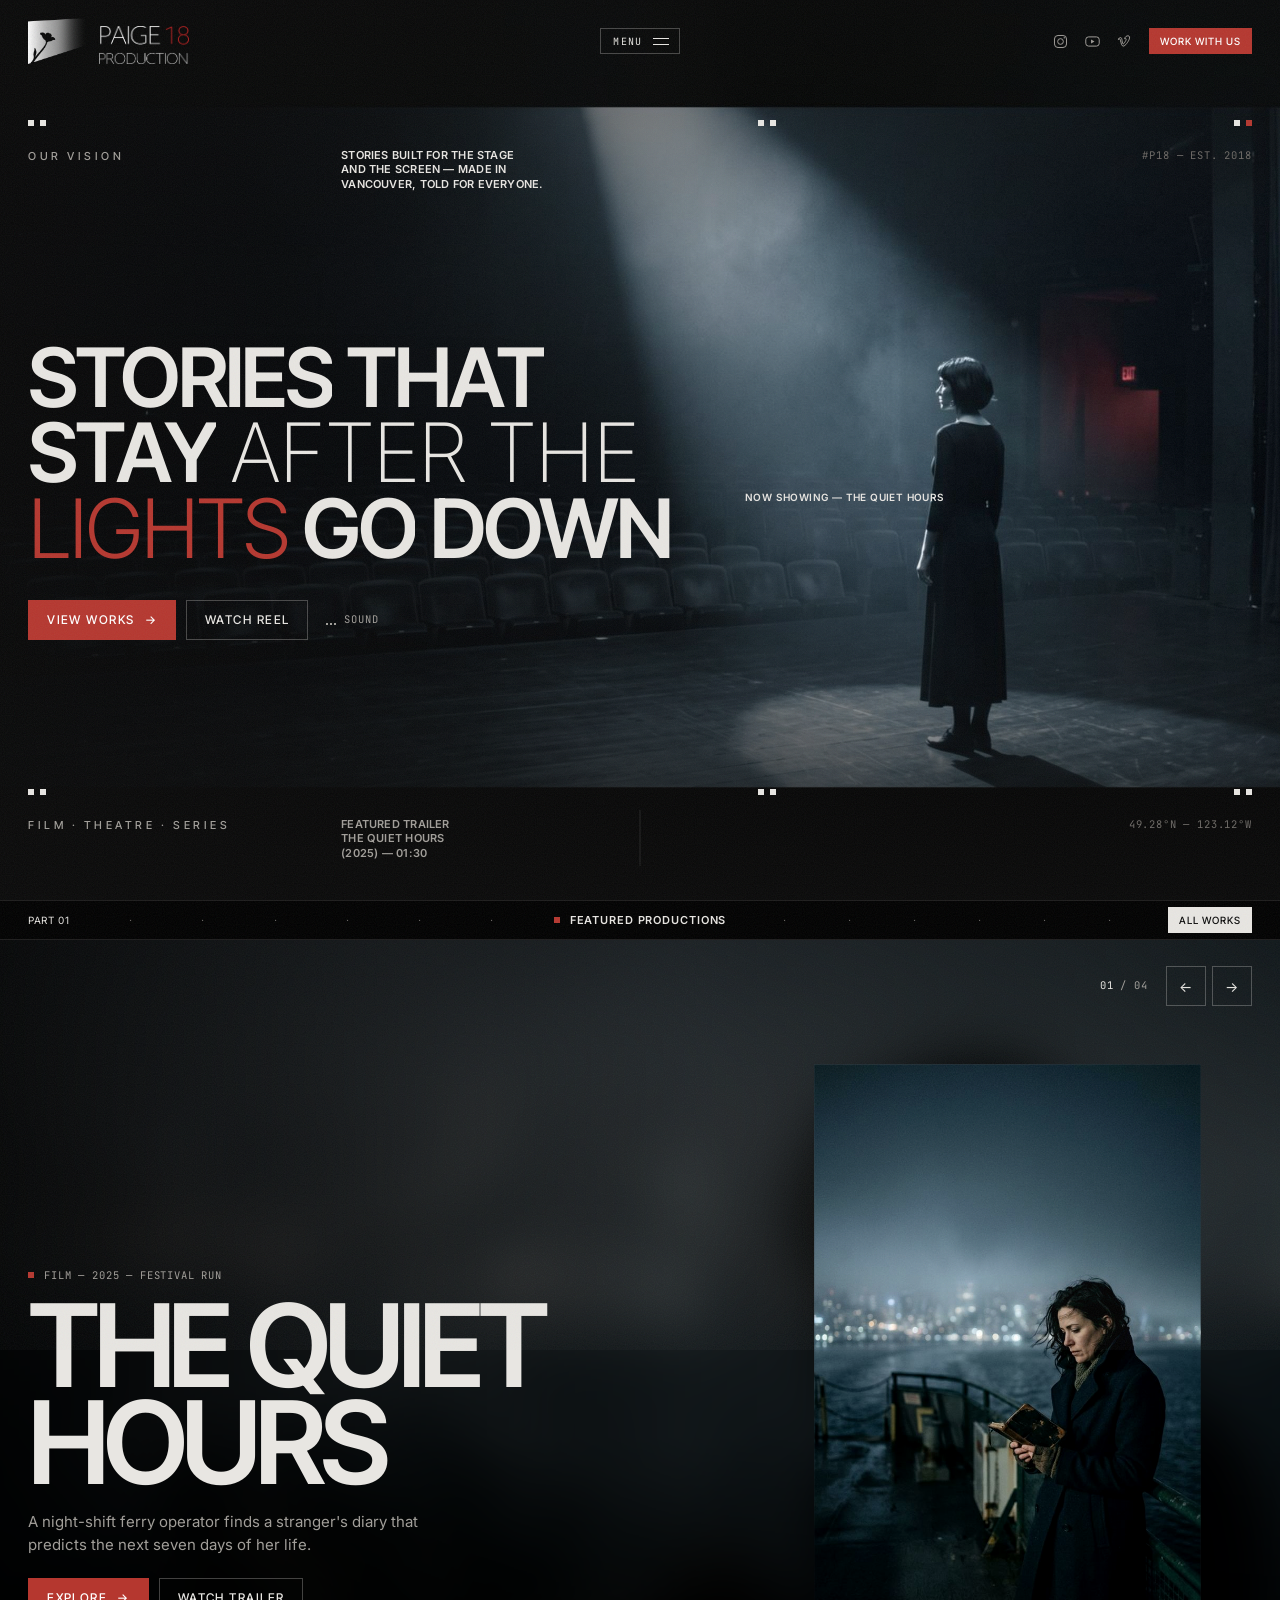
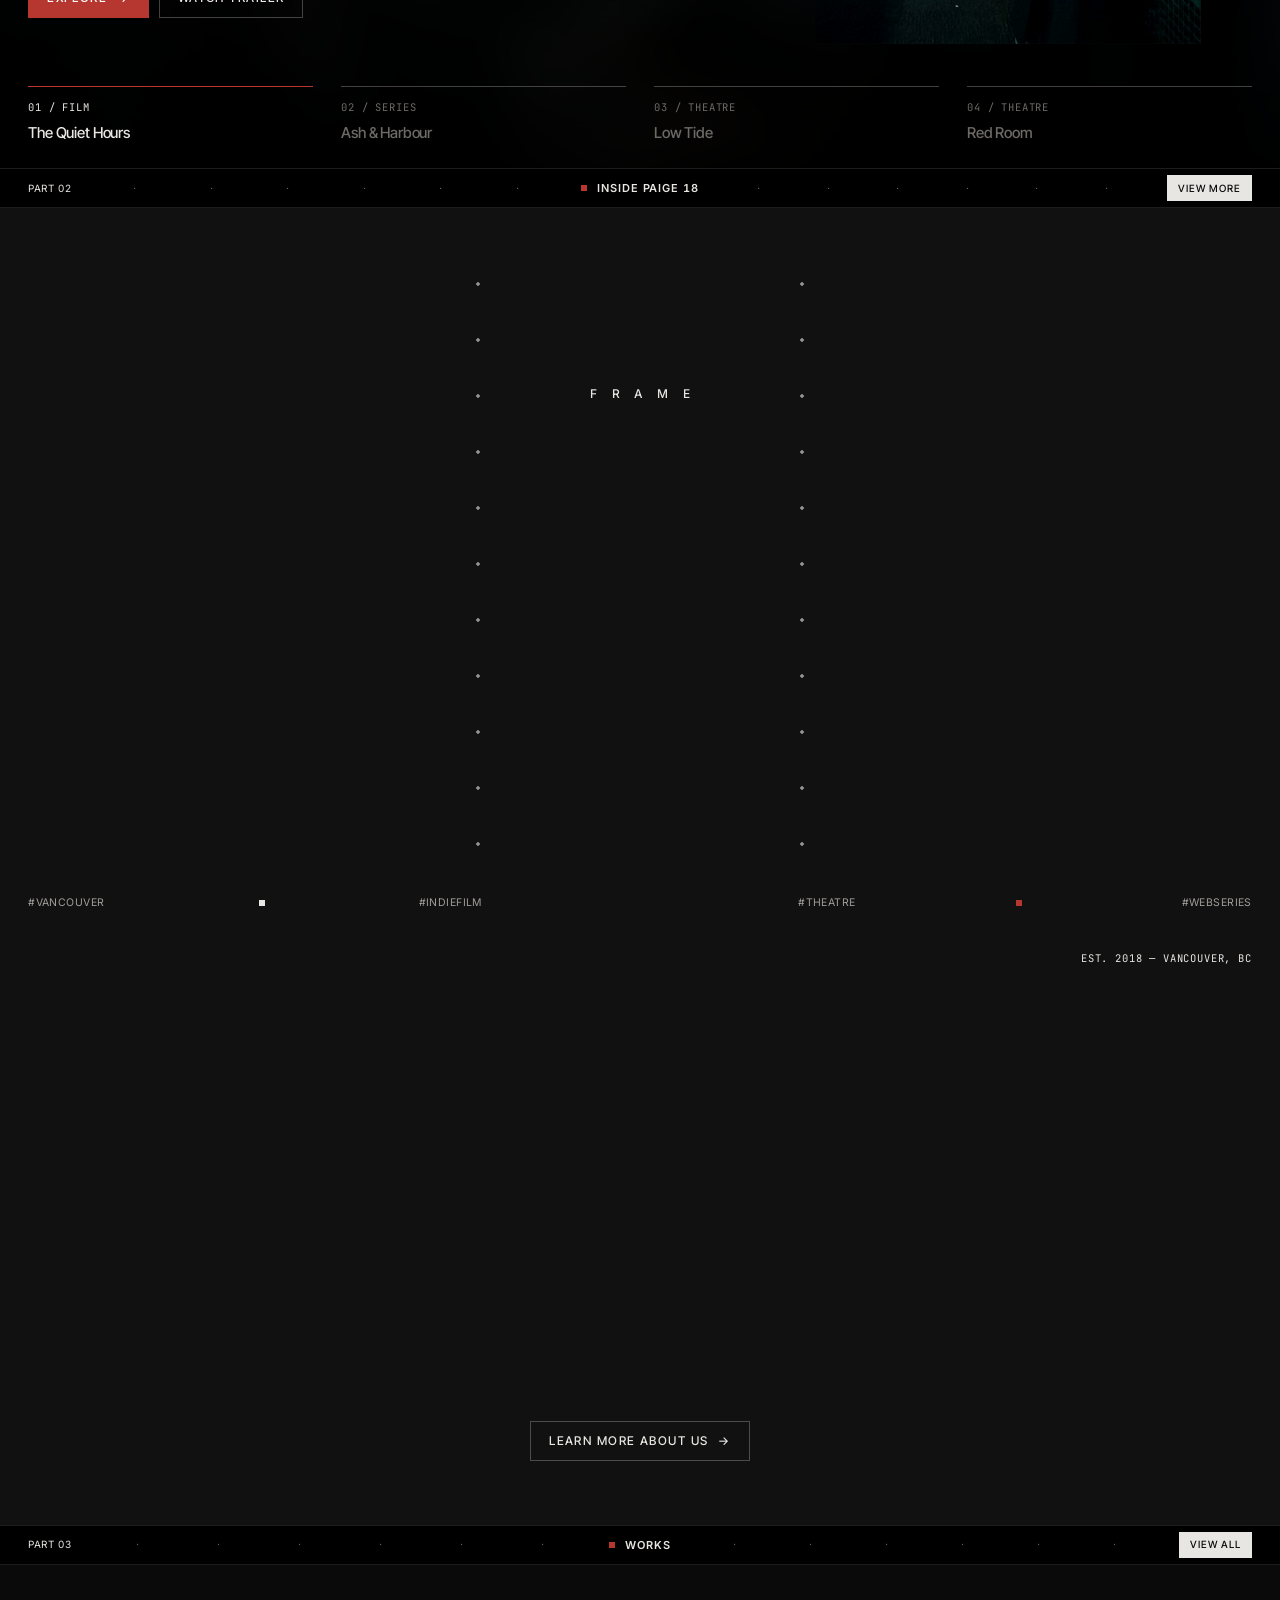
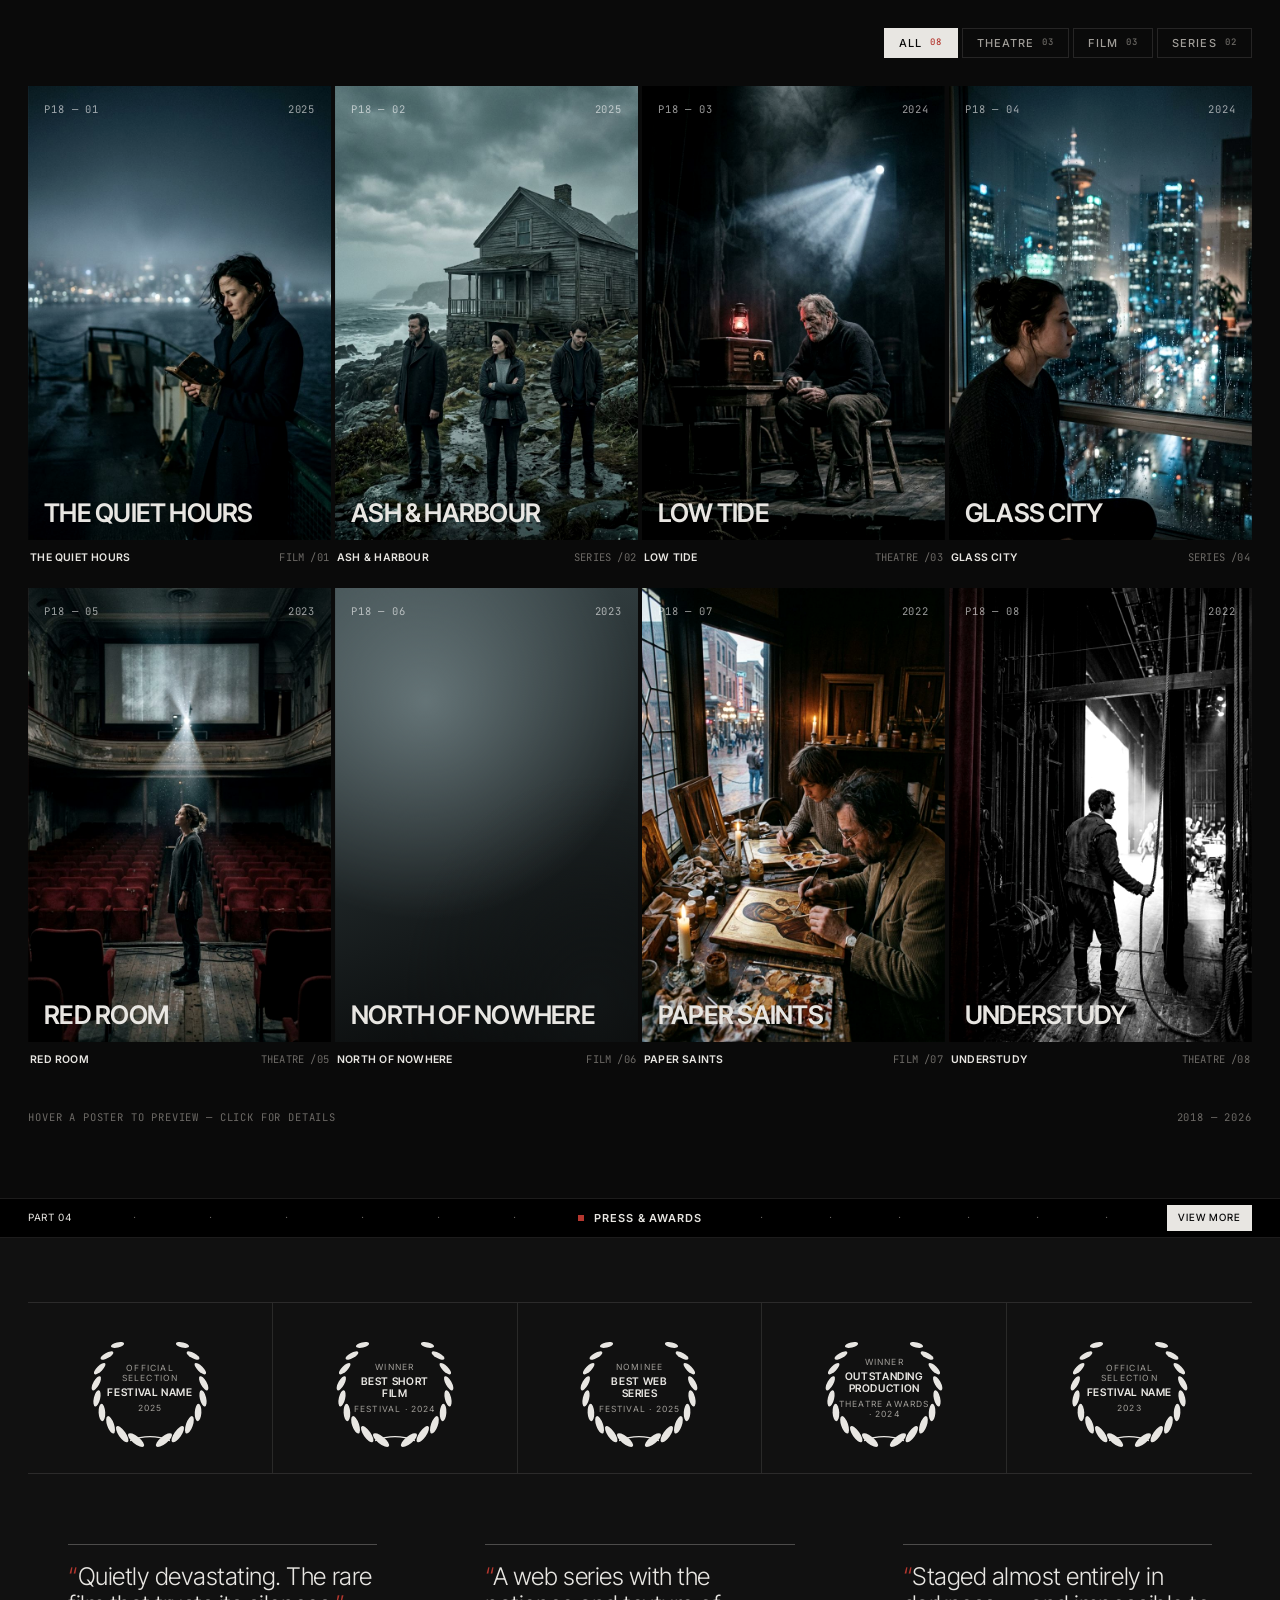
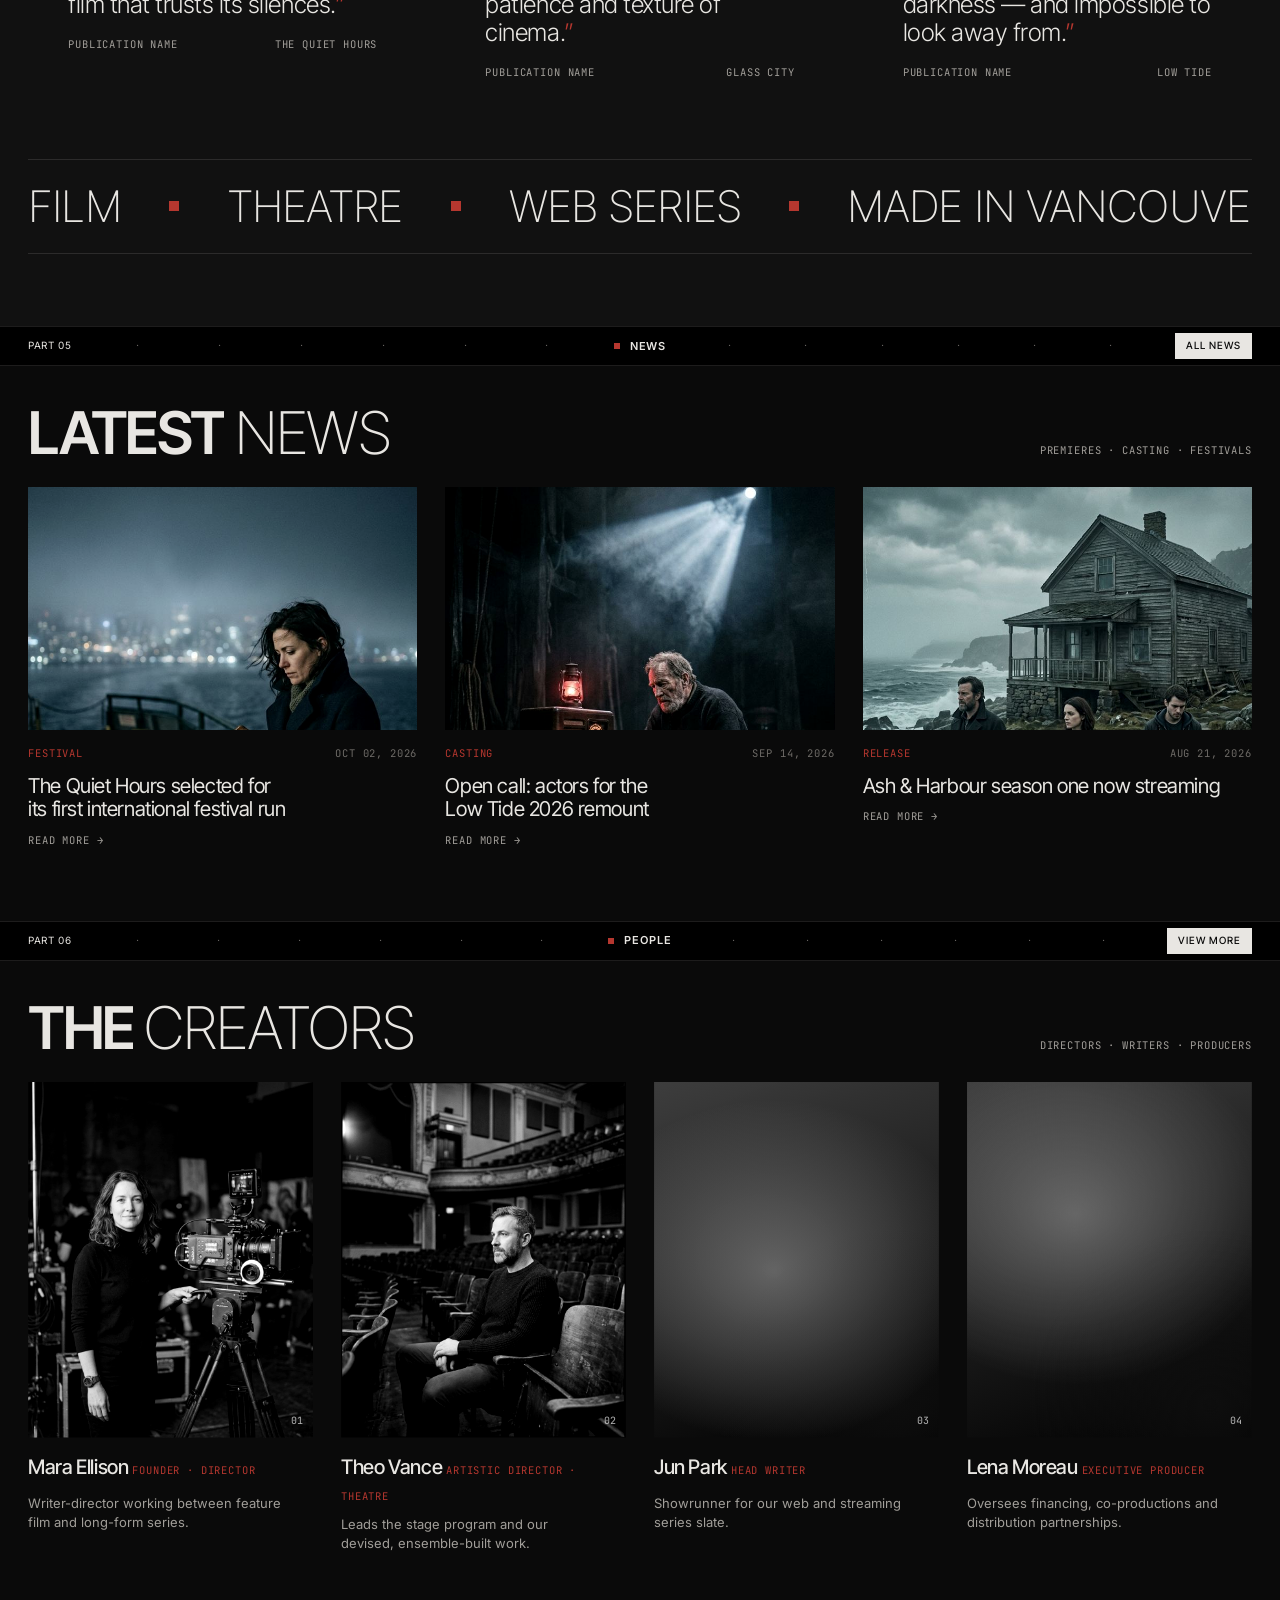
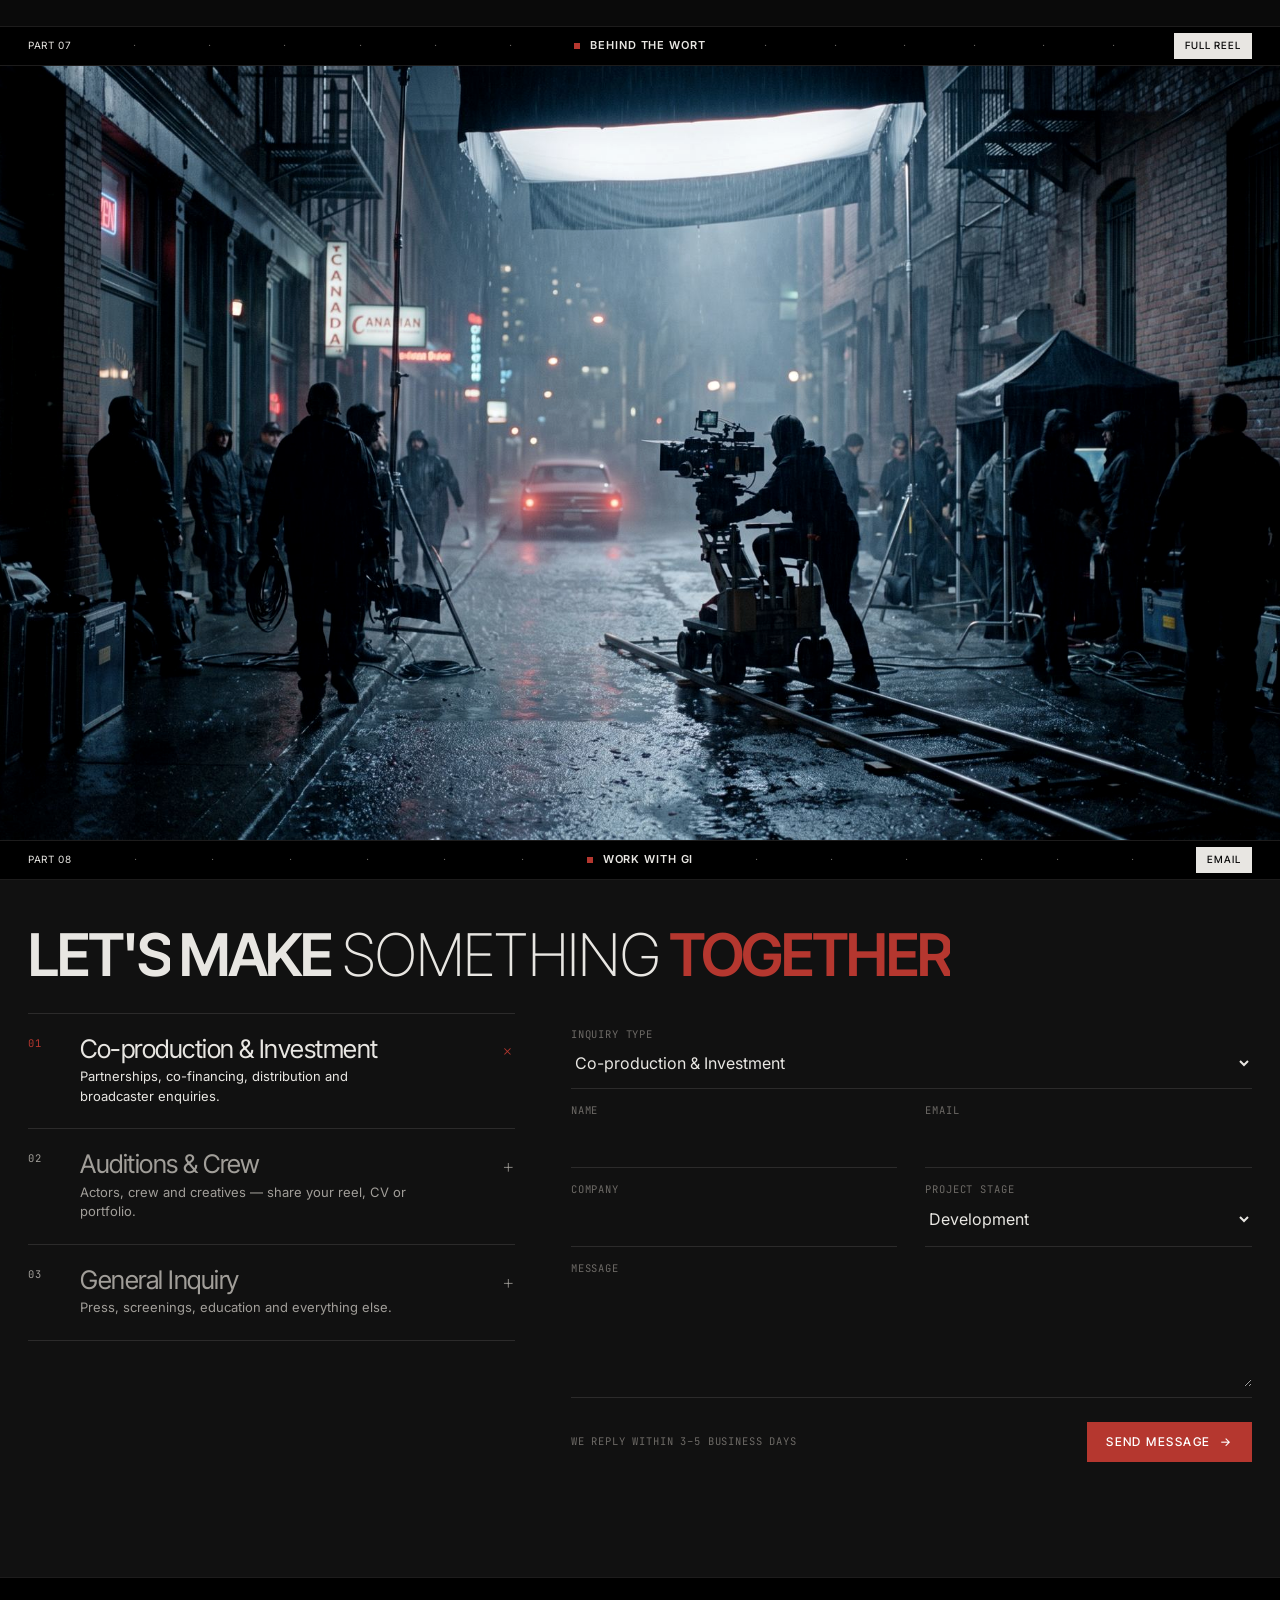
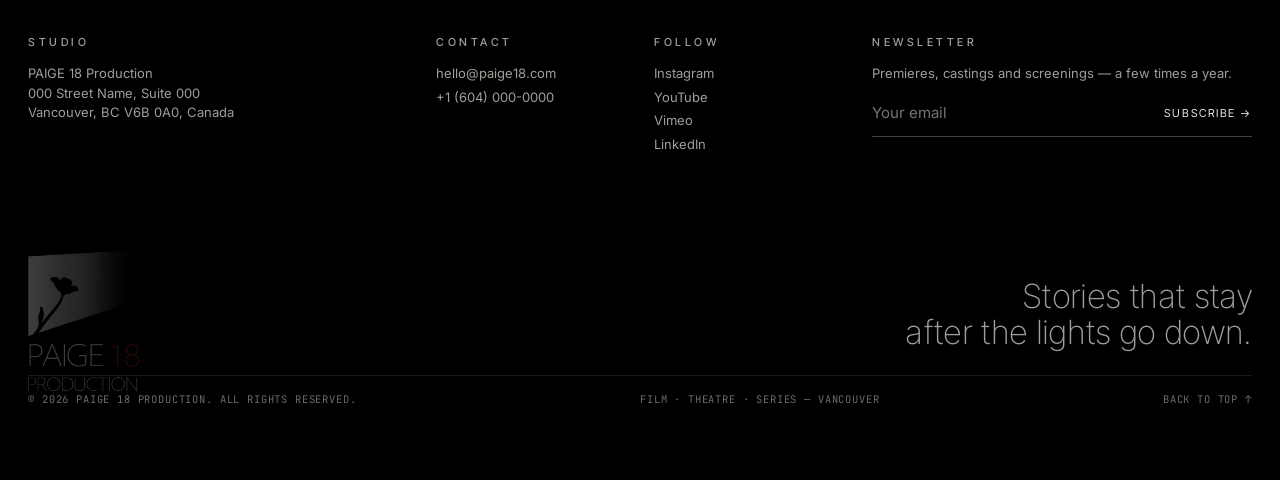
<file: index.html>
<!doctype html>
<html lang="en">
<head>
  <meta charset="utf-8">
  <meta name="viewport" content="width=device-width, initial-scale=1">
  <title>PAIGE 18 Production — Film · Theatre · Series · Vancouver</title>
  <meta name="description" content="PAIGE 18 Production is a Vancouver-based studio producing film, theatre and web series.">
  <link rel="icon" type="image/png" href="assets/img/favicon.png">
  <link rel="preconnect" href="https://fonts.googleapis.com">
  <link rel="preconnect" href="https://fonts.gstatic.com" crossorigin>
  <link href="https://fonts.googleapis.com/css2?family=Inter+Tight:wght@100;200;300;400;500;600;700&family=Inter:wght@300;400;500;600&family=JetBrains+Mono:wght@400&display=swap" rel="stylesheet">
  <link rel="stylesheet" href="assets/css/style.css">
</head>
<body>
  <div class="grain" aria-hidden="true"></div>

  <!-- ============ HEADER ============ -->
  <header class="header">
    <a href="index.html" class="logo" aria-label="PAIGE 18 Production home">
      <img class="logo__mark" src="assets/img/logo-mark.png" alt="" width="392" height="298">
      <img class="logo__word" src="assets/img/logo-wordmark.png" alt="PAIGE 18 Production" width="386" height="163">
    </a>
    <nav class="nav" id="site-menu" aria-label="Primary">
      <div class="nav__logo"><img src="assets/img/logo.png" alt="PAIGE 18 Production" width="393" height="488"></div>
      <div class="nav__links">
        <a href="about.html">About</a>
        <a href="#works">Works</a>
        <a href="#press">Press</a>
        <a href="#news">News</a>
        <a href="#people">People</a>
        <a href="#contact">Contact</a>
      </div>
      <div class="nav__meta mono"><span>Vancouver, BC — Film · Theatre · Series</span><span>hello@paige18.com</span><span><a href="#">Instagram</a> · <a href="#">YouTube</a> · <a href="#">Vimeo</a></span></div>
    </nav>
    <button class="burger" aria-label="Open menu" aria-expanded="false" aria-controls="site-menu"><em>Menu</em><span></span></button>
    <div class="header__right">
      <nav class="social" aria-label="Social">
        <a href="#" aria-label="Instagram"><svg viewBox="0 0 24 24" aria-hidden="true"><rect x="3.5" y="3.5" width="17" height="17" rx="5"/><circle cx="12" cy="12" r="4"/><circle cx="17.3" cy="6.7" r="0.9" class="dot"/></svg></a>
        <a href="#" aria-label="YouTube"><svg viewBox="0 0 24 24" aria-hidden="true"><rect x="2.5" y="5.5" width="19" height="13" rx="4"/><path d="M10 9.2v5.6l4.8-2.8z" class="dot"/></svg></a>
        <a href="#" aria-label="Vimeo"><svg viewBox="0 0 24 24" aria-hidden="true"><path d="M3 8.5c1.4-1 2.6-2 3.6-2 1.3 0 1.6 1.9 2 4.3.4 2.3.8 4.7 1.6 4.7s2.6-2.6 3.7-5.1c.9-2.1.2-3.4-1.8-2.4.9-3 3.3-4.3 5.3-4 2 .3 2.1 2.7 1.3 4.8-1.5 3.7-5.6 9.7-8.5 9.7-2.4 0-3-4.7-3.7-7.5-.4-1.7-.7-2.6-1.4-2.6-.4 0-1.1.5-1.6.9z"/></svg></a>
      </nav>
      <a href="#contact" class="btn btn--sm btn--red">Work with us</a>
    </div>
  </header>

  <main>
    <!-- ============ 1. HERO ============ -->
    <section class="hero" id="top">
      <!-- Replace with: <video class="hero__media" src="assets/video/reel.mp4" autoplay muted loop playsinline poster="..."></video> -->
      <div class="hero__media ph ph--center" data-label="VIDEO — FEATURED TRAILER (AUTOPLAY · MUTED · LOOP)">
        <div class="ph-anim"></div>
      </div>

      <div class="hero__grid">
        <div class="hero__row">
          <div class="c1"><span class="sq-pair"><i class="sq"></i><i class="sq"></i></span><span class="label">Our Vision</span></div>
          <div class="c2 caps">Stories built for the stage<br>and the screen — made in<br>Vancouver, told for everyone.</div>
          <div class="c3"><span class="sq-pair"><i class="sq"></i><i class="sq"></i></span></div>
          <div class="c4"><span class="sq-pair"><i class="sq"></i><i class="sq red-bg"></i></span><span class="mono">#P18 — EST. 2018</span></div>
        </div>

        <div class="hero__title-wrap">
          <h1 class="hero__title">Stories that stay <span class="thin">after the</span> <span class="red">lights</span> go down</h1>
          <span class="hero__overlay-tag">Now showing — The Quiet Hours</span>
          <div class="hero__cta">
            <a href="#works" class="btn btn--red">View Works <span class="arrow">→</span></a>
            <a href="#reel" class="btn">Watch Reel</a>
            <button class="hero__sound mono is-muted" aria-label="Toggle sound"><i><b></b><b></b><b></b></i>Sound</button>
          </div>
        </div>

        <div class="hero__row hero__bottom">
          <div class="c1"><span class="sq-pair"><i class="sq"></i><i class="sq"></i></span><span class="label">Film · Theatre · Series</span></div>
          <div class="c2 caps">Featured trailer<br>The Quiet Hours<br>(2025) — 01:30</div>
          <div class="c3"><span class="sq-pair"><i class="sq"></i><i class="sq"></i></span></div>
          <div class="c4"><span class="sq-pair"><i class="sq"></i><i class="sq"></i></span><span class="mono">49.28°N — 123.12°W</span></div>
        </div>
      </div>
    </section>

    <!-- ============ FEATURED ============ -->
    <div class="partbar" id="featured-bar">
      <div class="partbar__left"><span>Part 01</span><span class="partbar__dots"><i>·</i><i>·</i><i>·</i><i>·</i><i>·</i><i>·</i></span></div>
      <div class="partbar__center">Featured Productions</div>
      <div class="partbar__right"><span class="partbar__dots"><i>·</i><i>·</i><i>·</i><i>·</i><i>·</i><i>·</i></span><a href="#works" class="btn btn--sm">All works</a></div>
    </div>

    <section class="feat" id="featured" aria-roledescription="carousel" aria-label="Featured productions">
      <div class="feat__slides"></div>
      <div class="feat__ui">
        <div class="feat__count mono"><b>01</b> / <span>04</span></div>
        <div class="feat__arrows">
          <button class="feat__prev" aria-label="Previous">←</button>
          <button class="feat__next" aria-label="Next">→</button>
        </div>
      </div>
      <nav class="feat__nav" aria-label="Choose production"></nav>
    </section>

    <!-- ============ 2. ABOUT ============ -->
    <div class="partbar">
      <div class="partbar__left"><span>Part 02</span><span class="partbar__dots"><i>·</i><i>·</i><i>·</i><i>·</i><i>·</i><i>·</i></span></div>
      <div class="partbar__center">Inside Paige 18</div>
      <div class="partbar__right"><span class="partbar__dots"><i>·</i><i>·</i><i>·</i><i>·</i><i>·</i><i>·</i></span><a href="about.html" class="btn btn--sm">View more</a></div>
    </div>

    <section class="about" id="about">
      <div class="about__big">
        <h2 class="about__word reveal">Behind</h2>
        <div class="about__col">
          <p class="caps reveal"><em>Paige 18</em> is an independent production company based in <em>Vancouver</em>, developing original <em>film</em>, <em>theatre</em> and <em>web series</em> from first draft to final screening.</p>
          <div class="about__spaced">FRAME</div>
          <div class="about__img reveal">
            <div data-ph="IMG" data-tone="210,8" data-key="about1"></div>
            <div data-ph="IMG" data-tone="0,0" data-key="about2"></div>
          </div>
          <p class="caps reveal">We work with a <em>small, trusted</em> ensemble of writers, directors and performers — and keep <em>every project</em> close to the people who imagined it.</p>
        </div>
        <h2 class="about__word about__word--r reveal">The <span class="outline">Frame</span></h2>
      </div>

      <div class="about__tags">
        <div><span>#Vancouver</span><i class="sq"></i><span>#IndieFilm</span></div>
        <div></div>
        <div><span>#Theatre</span><i class="sq red-bg"></i><span>#WebSeries</span></div>
      </div>

      <div class="about__body">
        <div class="about__side">
          <p class="about__lead reveal">We believe a story should be <b>small enough to feel</b> and <b>big enough to carry</b> — whether it lives on a stage, a screen, or a phone.</p>
          <p class="reveal">Since 2018 we have produced intimate, character-driven work across three disciplines, moving freely between rehearsal rooms and film sets. The same writers, the same care, a different frame.</p>
        </div>
        <div></div>
        <div class="about__right">
          <span class="mono">Est. 2018 — Vancouver, BC</span>
          <p class="reveal" style="max-width:34ch;color:var(--fg-dim);font-size:13px">Development · Production · Post · Festival strategy · Co-production</p>
        </div>
      </div>

      <div class="stats reveal">
        <div class="stat"><div class="stat__top"><span class="mono">01</span><span class="mono">Productions</span></div><div class="stat__num"><span data-count="24">24</span><sup>+</sup></div></div>
        <div class="stat"><div class="stat__top"><span class="mono">02</span><span class="mono">Audience (K)</span></div><div class="stat__num"><span data-count="180">180</span><sup>K</sup></div></div>
        <div class="stat"><div class="stat__top"><span class="mono">03</span><span class="mono">Awards &amp; Selections</span></div><div class="stat__num"><span data-count="17">17</span></div></div>
        <div class="stat"><div class="stat__top"><span class="mono">04</span><span class="mono">Festivals</span></div><div class="stat__num"><span data-count="32">32</span></div></div>
      </div>

      <div class="about__more"><a href="about.html" class="btn">Learn more about us <span class="arrow">→</span></a></div>
    </section>

    <!-- ============ 3. WORKS ============ -->
    <div class="partbar" id="works">
      <div class="partbar__left"><span>Part 03</span><span class="partbar__dots"><i>·</i><i>·</i><i>·</i><i>·</i><i>·</i><i>·</i></span></div>
      <div class="partbar__center">Works</div>
      <div class="partbar__right"><span class="partbar__dots"><i>·</i><i>·</i><i>·</i><i>·</i><i>·</i><i>·</i></span><a href="#works" class="btn btn--sm">View all</a></div>
    </div>

    <section class="works">
      <div class="works__head">
        <h2 class="section-title reveal">Selected <span class="thin">Works</span></h2>
        <div class="tabs" role="tablist" aria-label="Filter works">
          <button class="tab is-active" data-filter="all">All <sup></sup></button>
          <button class="tab" data-filter="theatre">Theatre <sup></sup></button>
          <button class="tab" data-filter="film">Film <sup></sup></button>
          <button class="tab" data-filter="series">Series <sup></sup></button>
        </div>
      </div>
      <div class="grid-works" id="works-grid"></div>
      <div class="works__foot"><span class="mono">Hover a poster to preview — click for details</span><span class="mono">2018 — 2026</span></div>
    </section>

    <!-- ============ 4. PRESS / AWARDS ============ -->
    <div class="partbar" id="press">
      <div class="partbar__left"><span>Part 04</span><span class="partbar__dots"><i>·</i><i>·</i><i>·</i><i>·</i><i>·</i><i>·</i></span></div>
      <div class="partbar__center">Press &amp; Awards</div>
      <div class="partbar__right"><span class="partbar__dots"><i>·</i><i>·</i><i>·</i><i>·</i><i>·</i><i>·</i></span><a href="#press" class="btn btn--sm">View more</a></div>
    </div>

    <section class="press">
      <!-- Replace with real festival laurels (SVG/PNG) when available -->
      <div class="laurels reveal">
        <div class="laurel"><div class="laurel__txt"><span>Official Selection</span><b>Festival Name</b><span>2025</span></div></div>
        <div class="laurel"><div class="laurel__txt"><span>Winner</span><b>Best Short Film</b><span>Festival · 2024</span></div></div>
        <div class="laurel"><div class="laurel__txt"><span>Nominee</span><b>Best Web Series</b><span>Festival · 2025</span></div></div>
        <div class="laurel"><div class="laurel__txt"><span>Winner</span><b>Outstanding Production</b><span>Theatre Awards · 2024</span></div></div>
        <div class="laurel"><div class="laurel__txt"><span>Official Selection</span><b>Festival Name</b><span>2023</span></div></div>
      </div>

      <div class="quotes">
        <figure class="quote reveal">
          <blockquote>Quietly devastating. The rare film that trusts its silences.</blockquote>
          <cite class="mono"><span>Publication Name</span><span>The Quiet Hours</span></cite>
        </figure>
        <figure class="quote reveal">
          <blockquote>A web series with the patience and texture of cinema.</blockquote>
          <cite class="mono"><span>Publication Name</span><span>Glass City</span></cite>
        </figure>
        <figure class="quote reveal">
          <blockquote>Staged almost entirely in darkness — and impossible to look away from.</blockquote>
          <cite class="mono"><span>Publication Name</span><span>Low Tide</span></cite>
        </figure>
      </div>

      <div class="marquee" aria-hidden="true">
        <div class="marquee__track">
          <span>Film</span><span>Theatre</span><span>Web Series</span><span>Made in Vancouver</span><span>Film</span><span>Theatre</span><span>Web Series</span><span>Made in Vancouver</span>
        </div>
      </div>
    </section>

    <!-- ============ NEWS ============ -->
    <div class="partbar" id="news">
      <div class="partbar__left"><span>Part 05</span><span class="partbar__dots"><i>·</i><i>·</i><i>·</i><i>·</i><i>·</i><i>·</i></span></div>
      <div class="partbar__center">News</div>
      <div class="partbar__right"><span class="partbar__dots"><i>·</i><i>·</i><i>·</i><i>·</i><i>·</i><i>·</i></span><a href="#news" class="btn btn--sm">All news</a></div>
    </div>

    <section class="news">
      <div class="works__head">
        <h2 class="section-title reveal">Latest <span class="thin">News</span></h2>
        <span class="mono" style="color:var(--fg-dim)">Premieres · Casting · Festivals</span>
      </div>
      <div class="news__grid" id="news-grid"></div>
    </section>

    <!-- ============ 5. PEOPLE ============ -->
    <div class="partbar" id="people">
      <div class="partbar__left"><span>Part 06</span><span class="partbar__dots"><i>·</i><i>·</i><i>·</i><i>·</i><i>·</i><i>·</i></span></div>
      <div class="partbar__center">People</div>
      <div class="partbar__right"><span class="partbar__dots"><i>·</i><i>·</i><i>·</i><i>·</i><i>·</i><i>·</i></span><a href="about.html#team" class="btn btn--sm">View more</a></div>
    </div>

    <section class="people">
      <div class="works__head">
        <h2 class="section-title reveal">The <span class="thin">Creators</span></h2>
        <span class="mono" style="color:var(--fg-dim)">Directors · Writers · Producers</span>
      </div>
      <div class="people__grid" id="people-grid"></div>
    </section>

    <!-- Behind the work / reel -->
    <div class="partbar" id="reel">
      <div class="partbar__left"><span>Part 07</span><span class="partbar__dots"><i>·</i><i>·</i><i>·</i><i>·</i><i>·</i><i>·</i></span></div>
      <div class="partbar__center">Behind the Work</div>
      <div class="partbar__right"><span class="partbar__dots"><i>·</i><i>·</i><i>·</i><i>·</i><i>·</i><i>·</i></span><a href="#reel" class="btn btn--sm">Full reel</a></div>
    </div>

    <section class="reel">
      <div data-ph="VIDEO — STUDIO REEL" data-tone="208,10" data-key="reel" class="ph--center"></div>
      <div class="reel__caption"><b>Reel 2026</b>by Paige 18 Production</div>
      <div class="reel__strip">
        <div data-ph="IMG" data-tone="0,0" data-key="red-room"></div>
        <div data-ph="IMG" data-tone="0,0" data-key="glass-city"></div>
        <div data-ph="IMG" data-tone="0,0" data-key="low-tide"></div>
        <div data-ph="IMG" data-tone="0,0" data-key="paper-saints"></div>
        <div data-ph="IMG" data-tone="0,0" data-key="understudy"></div>
      </div>
      <button class="reel__play" aria-label="Play reel">PLAY</button>
      <div class="reel__controls"><span>▶</span><span>0:30 / 1:30</span><div class="reel__bar"><i></i></div><span>SOUND</span><span>⛶</span></div>
    </section>

    <!-- ============ 6. CONTACT ============ -->
    <div class="partbar" id="contact">
      <div class="partbar__left"><span>Part 08</span><span class="partbar__dots"><i>·</i><i>·</i><i>·</i><i>·</i><i>·</i><i>·</i></span></div>
      <div class="partbar__center">Work With Us</div>
      <div class="partbar__right"><span class="partbar__dots"><i>·</i><i>·</i><i>·</i><i>·</i><i>·</i><i>·</i></span><a href="mailto:hello@paige18.com" class="btn btn--sm">Email</a></div>
    </div>

    <section class="contact">
      <h2 class="section-title reveal">Let's make <span class="thin">something</span> <span class="red">together</span></h2>
      <div class="contact__grid">
        <div class="inquiry-list">
          <button class="inquiry" data-type="coproduction">
            <span class="mono">01</span>
            <span><h3>Co-production &amp; Investment</h3><p>Partnerships, co-financing, distribution and broadcaster enquiries.</p></span>
            <span class="plus">+</span>
          </button>
          <button class="inquiry" data-type="casting">
            <span class="mono">02</span>
            <span><h3>Auditions &amp; Crew</h3><p>Actors, crew and creatives — share your reel, CV or portfolio.</p></span>
            <span class="plus">+</span>
          </button>
          <button class="inquiry" data-type="general">
            <span class="mono">03</span>
            <span><h3>General Inquiry</h3><p>Press, screenings, education and everything else.</p></span>
            <span class="plus">+</span>
          </button>
        </div>

        <form class="form" id="contact-form" novalidate>
          <div class="field field--full">
            <label class="mono" for="f-type">Inquiry type</label>
            <select id="f-type" name="type">
              <option value="coproduction">Co-production &amp; Investment</option>
              <option value="casting">Auditions &amp; Crew</option>
              <option value="general">General Inquiry</option>
            </select>
          </div>
          <div class="field"><label class="mono" for="f-name">Name</label><input id="f-name" name="name" required></div>
          <div class="field"><label class="mono" for="f-email">Email</label><input id="f-email" name="email" type="email" required></div>

          <div class="form__extra" data-for="coproduction">
            <div class="field"><label class="mono" for="f-company">Company</label><input id="f-company" name="company"></div>
            <div class="field"><label class="mono" for="f-budget">Project stage</label>
              <select id="f-budget" name="stage"><option>Development</option><option>Financing</option><option>Production</option><option>Distribution</option></select>
            </div>
          </div>
          <div class="form__extra" data-for="casting">
            <div class="field"><label class="mono" for="f-role">Role</label>
              <select id="f-role" name="role"><option>Actor</option><option>Crew</option><option>Writer</option><option>Other</option></select>
            </div>
            <div class="field"><label class="mono" for="f-reel">Reel / Portfolio URL</label><input id="f-reel" name="reel" type="url"></div>
          </div>
          <div class="form__extra" data-for="general">
            <div class="field field--full"><label class="mono" for="f-subject">Subject</label><input id="f-subject" name="subject"></div>
          </div>

          <div class="field field--full"><label class="mono" for="f-msg">Message</label><textarea id="f-msg" name="message" rows="4"></textarea></div>
          <div class="form__foot">
            <span class="mono">We reply within 3–5 business days</span>
            <button type="submit" class="btn btn--red">Send message <span class="arrow">→</span></button>
          </div>
          <p class="form__note mono" role="status"></p>
        </form>
      </div>
    </section>
  </main>

  <!-- ============ 7. FOOTER ============ -->
  <footer class="footer">
    <div class="footer__top">
      <div>
        <h4 class="label">Studio</h4>
        <p>PAIGE 18 Production<br>000 Street Name, Suite 000<br>Vancouver, BC V6B 0A0, Canada</p>
      </div>
      <div>
        <h4 class="label">Contact</h4>
        <ul><li><a href="mailto:hello@paige18.com">hello@paige18.com</a></li><li><a href="tel:+16040000000">+1 (604) 000-0000</a></li></ul>
      </div>
      <div>
        <h4 class="label">Follow</h4>
        <ul><li><a href="#">Instagram</a></li><li><a href="#">YouTube</a></li><li><a href="#">Vimeo</a></li><li><a href="#">LinkedIn</a></li></ul>
      </div>
      <div>
        <h4 class="label">Newsletter</h4>
        <p>Premieres, castings and screenings — a few times a year.</p>
        <form class="newsletter" id="newsletter"><input type="email" placeholder="Your email" aria-label="Email" required><button type="submit">Subscribe →</button></form>
      </div>
    </div>
    <div class="footer__brand">
      <img src="assets/img/logo.png" alt="PAIGE 18 Production" width="393" height="488" loading="lazy">
      <p class="footer__tag">Stories that stay<br>after the lights go down.</p>
    </div>
    <div class="footer__bottom mono"><span>© <span id="year"></span> PAIGE 18 Production. All rights reserved.</span><span>Film · Theatre · Series — Vancouver</span><a href="#top">Back to top ↑</a></div>
  </footer>

  <script src="assets/js/data.js"></script>
  <script src="assets/js/main.js"></script>
  <script src="assets/js/motion.js"></script>
</body>
</html>
</file>
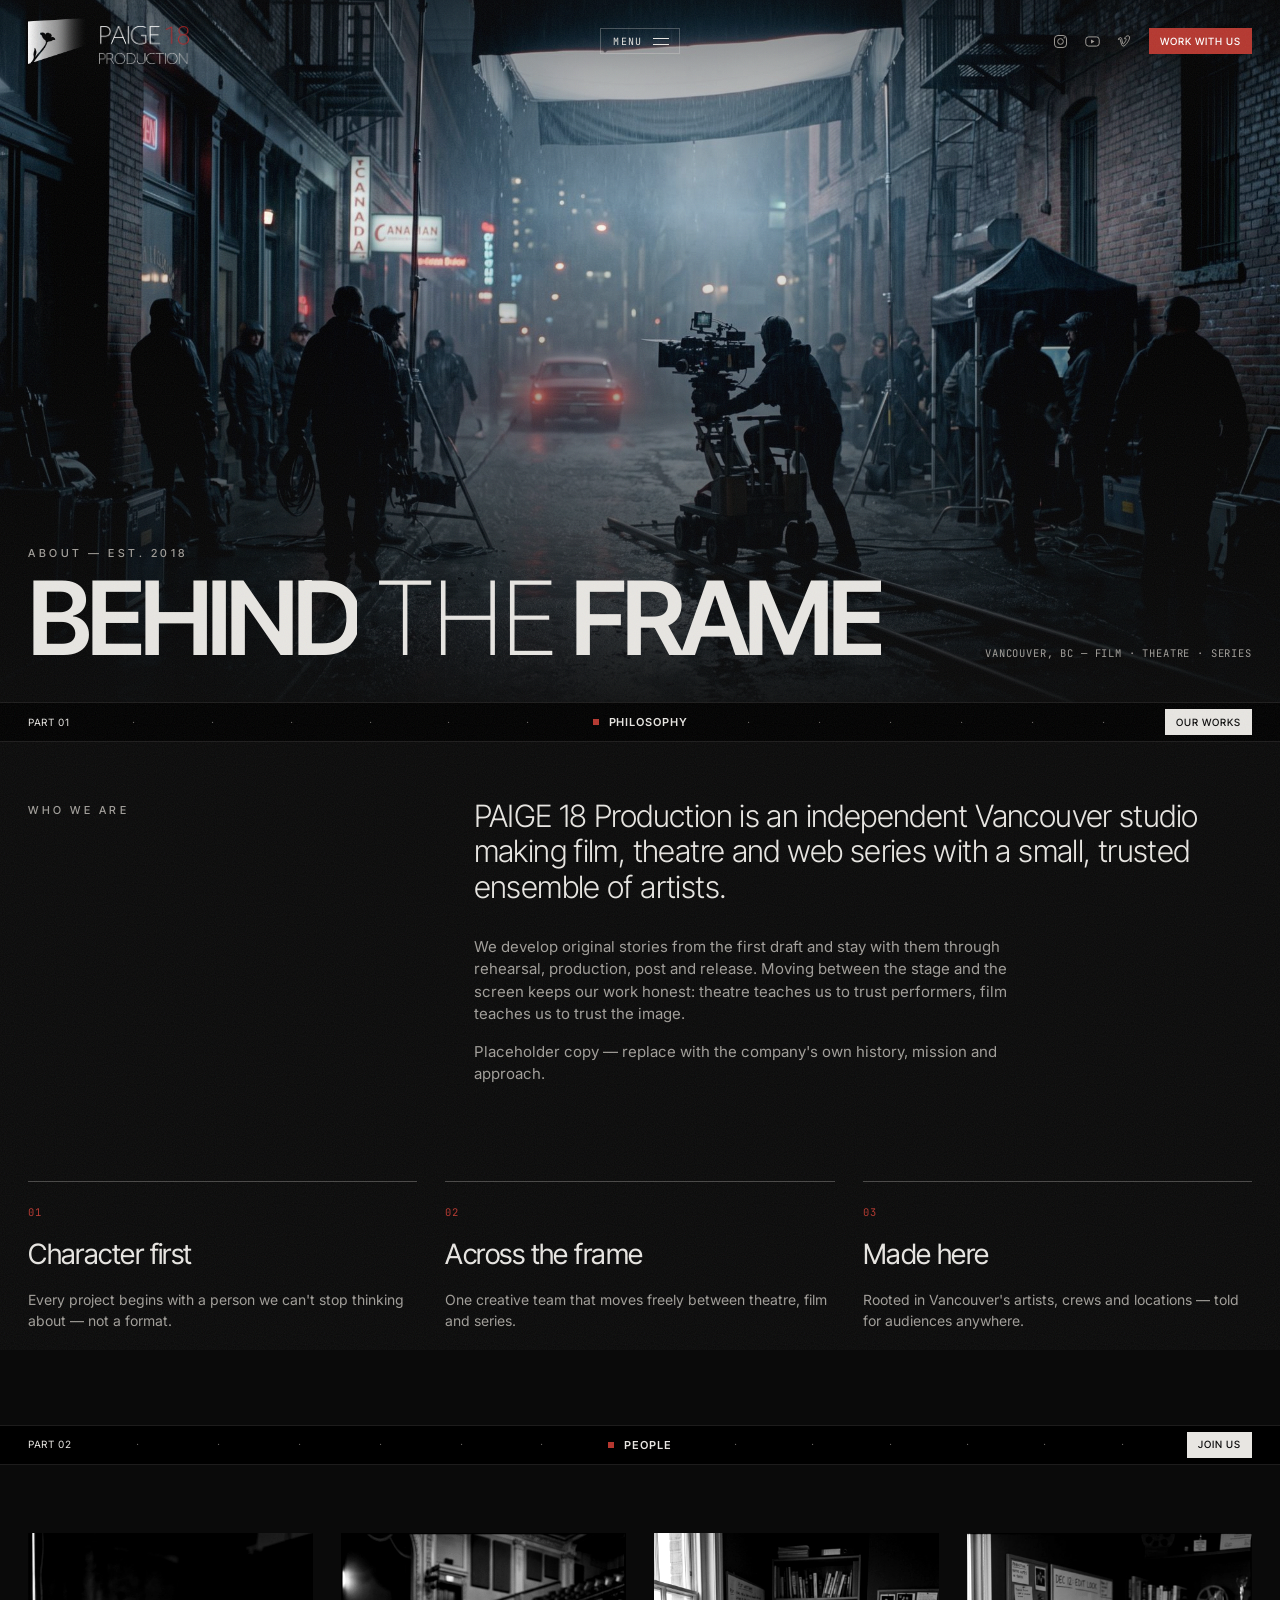
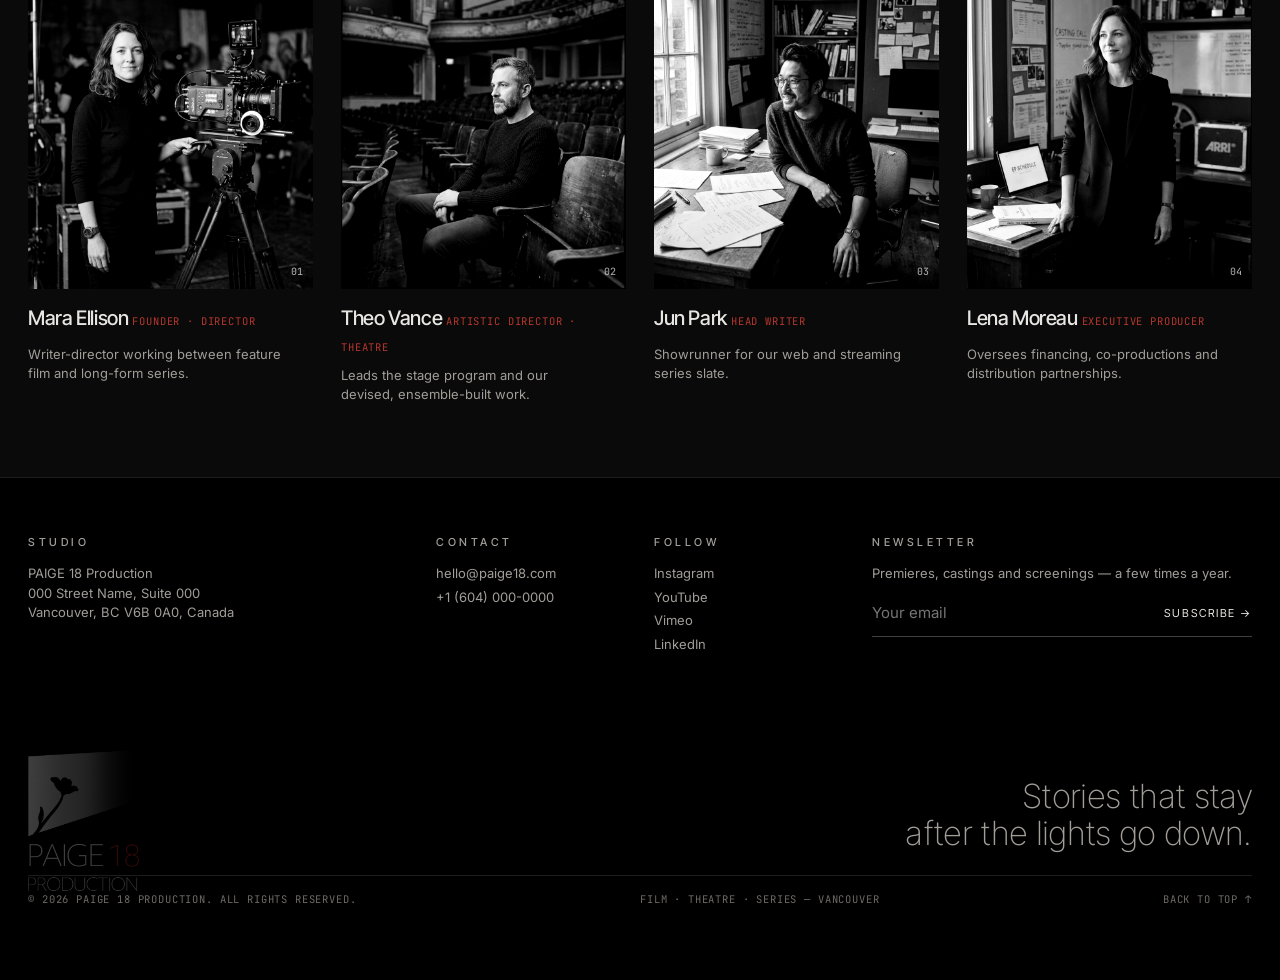
<file: about.html>
<!doctype html>
<html lang="en">
<head>
  <meta charset="utf-8">
  <meta name="viewport" content="width=device-width, initial-scale=1">
  <title>About — PAIGE 18 Production</title>
  <meta name="description" content="PAIGE 18 Production is a Vancouver-based studio producing film, theatre and web series.">
  <link rel="icon" type="image/png" href="assets/img/favicon.png">
  <link rel="preconnect" href="https://fonts.googleapis.com">
  <link rel="preconnect" href="https://fonts.gstatic.com" crossorigin>
  <link href="https://fonts.googleapis.com/css2?family=Inter+Tight:wght@100;200;300;400;500;600;700&family=Inter:wght@300;400;500;600&family=JetBrains+Mono:wght@400&display=swap" rel="stylesheet">
  <link rel="stylesheet" href="assets/css/style.css">
</head>
<body>
  <div class="grain" aria-hidden="true"></div>

  <!-- ============ HEADER ============ -->
  <header class="header">
    <a href="index.html" class="logo" aria-label="PAIGE 18 Production home">
      <img class="logo__mark" src="assets/img/logo-mark.png" alt="" width="392" height="298">
      <img class="logo__word" src="assets/img/logo-wordmark.png" alt="PAIGE 18 Production" width="386" height="163">
    </a>
    <nav class="nav" id="site-menu" aria-label="Primary">
      <div class="nav__logo"><img src="assets/img/logo.png" alt="PAIGE 18 Production" width="393" height="488"></div>
      <div class="nav__links">
        <a href="about.html" class="is-active">About</a>
        <a href="index.html#works">Works</a>
        <a href="index.html#press">Press</a>
        <a href="index.html#news">News</a>
        <a href="index.html#people">People</a>
        <a href="index.html#contact">Contact</a>
      </div>
      <div class="nav__meta mono"><span>Vancouver, BC — Film · Theatre · Series</span><span>hello@paige18.com</span><span><a href="#">Instagram</a> · <a href="#">YouTube</a> · <a href="#">Vimeo</a></span></div>
    </nav>
    <button class="burger" aria-label="Open menu" aria-expanded="false" aria-controls="site-menu"><em>Menu</em><span></span></button>
    <div class="header__right">
      <nav class="social" aria-label="Social">
        <a href="#" aria-label="Instagram"><svg viewBox="0 0 24 24" aria-hidden="true"><rect x="3.5" y="3.5" width="17" height="17" rx="5"/><circle cx="12" cy="12" r="4"/><circle cx="17.3" cy="6.7" r="0.9" class="dot"/></svg></a>
        <a href="#" aria-label="YouTube"><svg viewBox="0 0 24 24" aria-hidden="true"><rect x="2.5" y="5.5" width="19" height="13" rx="4"/><path d="M10 9.2v5.6l4.8-2.8z" class="dot"/></svg></a>
        <a href="#" aria-label="Vimeo"><svg viewBox="0 0 24 24" aria-hidden="true"><path d="M3 8.5c1.4-1 2.6-2 3.6-2 1.3 0 1.6 1.9 2 4.3.4 2.3.8 4.7 1.6 4.7s2.6-2.6 3.7-5.1c.9-2.1.2-3.4-1.8-2.4.9-3 3.3-4.3 5.3-4 2 .3 2.1 2.7 1.3 4.8-1.5 3.7-5.6 9.7-8.5 9.7-2.4 0-3-4.7-3.7-7.5-.4-1.7-.7-2.6-1.4-2.6-.4 0-1.1.5-1.6.9z"/></svg></a>
      </nav>
      <a href="index.html#contact" class="btn btn--sm btn--red">Work with us</a>
    </div>
  </header>

  <main>
    <section class="subhero">
      <div data-ph="IMG — STUDIO / REHEARSAL" data-tone="205,10" data-key="reel" class="ph--center"></div>
      <div class="subhero__inner">
        <div>
          <span class="label">About — Est. 2018</span>
          <h1 class="subhero__title">Behind <span style="font-weight:200">the</span> frame</h1>
        </div>
        <span class="mono" style="color:var(--fg-dim)">Vancouver, BC — Film · Theatre · Series</span>
      </div>
    </section>

    <div class="partbar">
      <div class="partbar__left"><span>Part 01</span><span class="partbar__dots"><i>·</i><i>·</i><i>·</i><i>·</i><i>·</i><i>·</i></span></div>
      <div class="partbar__center">Philosophy</div>
      <div class="partbar__right"><span class="partbar__dots"><i>·</i><i>·</i><i>·</i><i>·</i><i>·</i><i>·</i></span><a href="index.html#works" class="btn btn--sm">Our works</a></div>
    </div>

    <section class="detail">
      <div><span class="label">Who we are</span></div>
      <div class="detail__text">
        <p class="detail__lead reveal">PAIGE 18 Production is an independent Vancouver studio making film, theatre and web series with a small, trusted ensemble of artists.</p>
        <p class="reveal">We develop original stories from the first draft and stay with them through rehearsal, production, post and release. Moving between the stage and the screen keeps our work honest: theatre teaches us to trust performers, film teaches us to trust the image.</p>
        <p class="reveal">Placeholder copy — replace with the company's own history, mission and approach.</p>
      </div>
    </section>

    <section class="values">
      <div class="value reveal"><span class="mono red">01</span><h3>Character first</h3><p>Every project begins with a person we can't stop thinking about — not a format.</p></div>
      <div class="value reveal"><span class="mono red">02</span><h3>Across the frame</h3><p>One creative team that moves freely between theatre, film and series.</p></div>
      <div class="value reveal"><span class="mono red">03</span><h3>Made here</h3><p>Rooted in Vancouver's artists, crews and locations — told for audiences anywhere.</p></div>
    </section>

    <div class="partbar" id="team">
      <div class="partbar__left"><span>Part 02</span><span class="partbar__dots"><i>·</i><i>·</i><i>·</i><i>·</i><i>·</i><i>·</i></span></div>
      <div class="partbar__center">People</div>
      <div class="partbar__right"><span class="partbar__dots"><i>·</i><i>·</i><i>·</i><i>·</i><i>·</i><i>·</i></span><a href="index.html#contact" class="btn btn--sm">Join us</a></div>
    </div>
    <section class="people">
      <div class="people__grid" id="people-grid"></div>
    </section>
  </main>

  <!-- ============ 7. FOOTER ============ -->
  <footer class="footer">
    <div class="footer__top">
      <div>
        <h4 class="label">Studio</h4>
        <p>PAIGE 18 Production<br>000 Street Name, Suite 000<br>Vancouver, BC V6B 0A0, Canada</p>
      </div>
      <div>
        <h4 class="label">Contact</h4>
        <ul><li><a href="mailto:hello@paige18.com">hello@paige18.com</a></li><li><a href="tel:+16040000000">+1 (604) 000-0000</a></li></ul>
      </div>
      <div>
        <h4 class="label">Follow</h4>
        <ul><li><a href="#">Instagram</a></li><li><a href="#">YouTube</a></li><li><a href="#">Vimeo</a></li><li><a href="#">LinkedIn</a></li></ul>
      </div>
      <div>
        <h4 class="label">Newsletter</h4>
        <p>Premieres, castings and screenings — a few times a year.</p>
        <form class="newsletter" id="newsletter"><input type="email" placeholder="Your email" aria-label="Email" required><button type="submit">Subscribe →</button></form>
      </div>
    </div>
    <div class="footer__brand">
      <img src="assets/img/logo.png" alt="PAIGE 18 Production" width="393" height="488" loading="lazy">
      <p class="footer__tag">Stories that stay<br>after the lights go down.</p>
    </div>
    <div class="footer__bottom mono"><span>© <span id="year"></span> PAIGE 18 Production. All rights reserved.</span><span>Film · Theatre · Series — Vancouver</span><a href="#">Back to top ↑</a></div>
  </footer>

  <script src="assets/js/data.js"></script>
  <script src="assets/js/main.js"></script>
  <script src="assets/js/motion.js"></script>
</body>
</html>
</file>
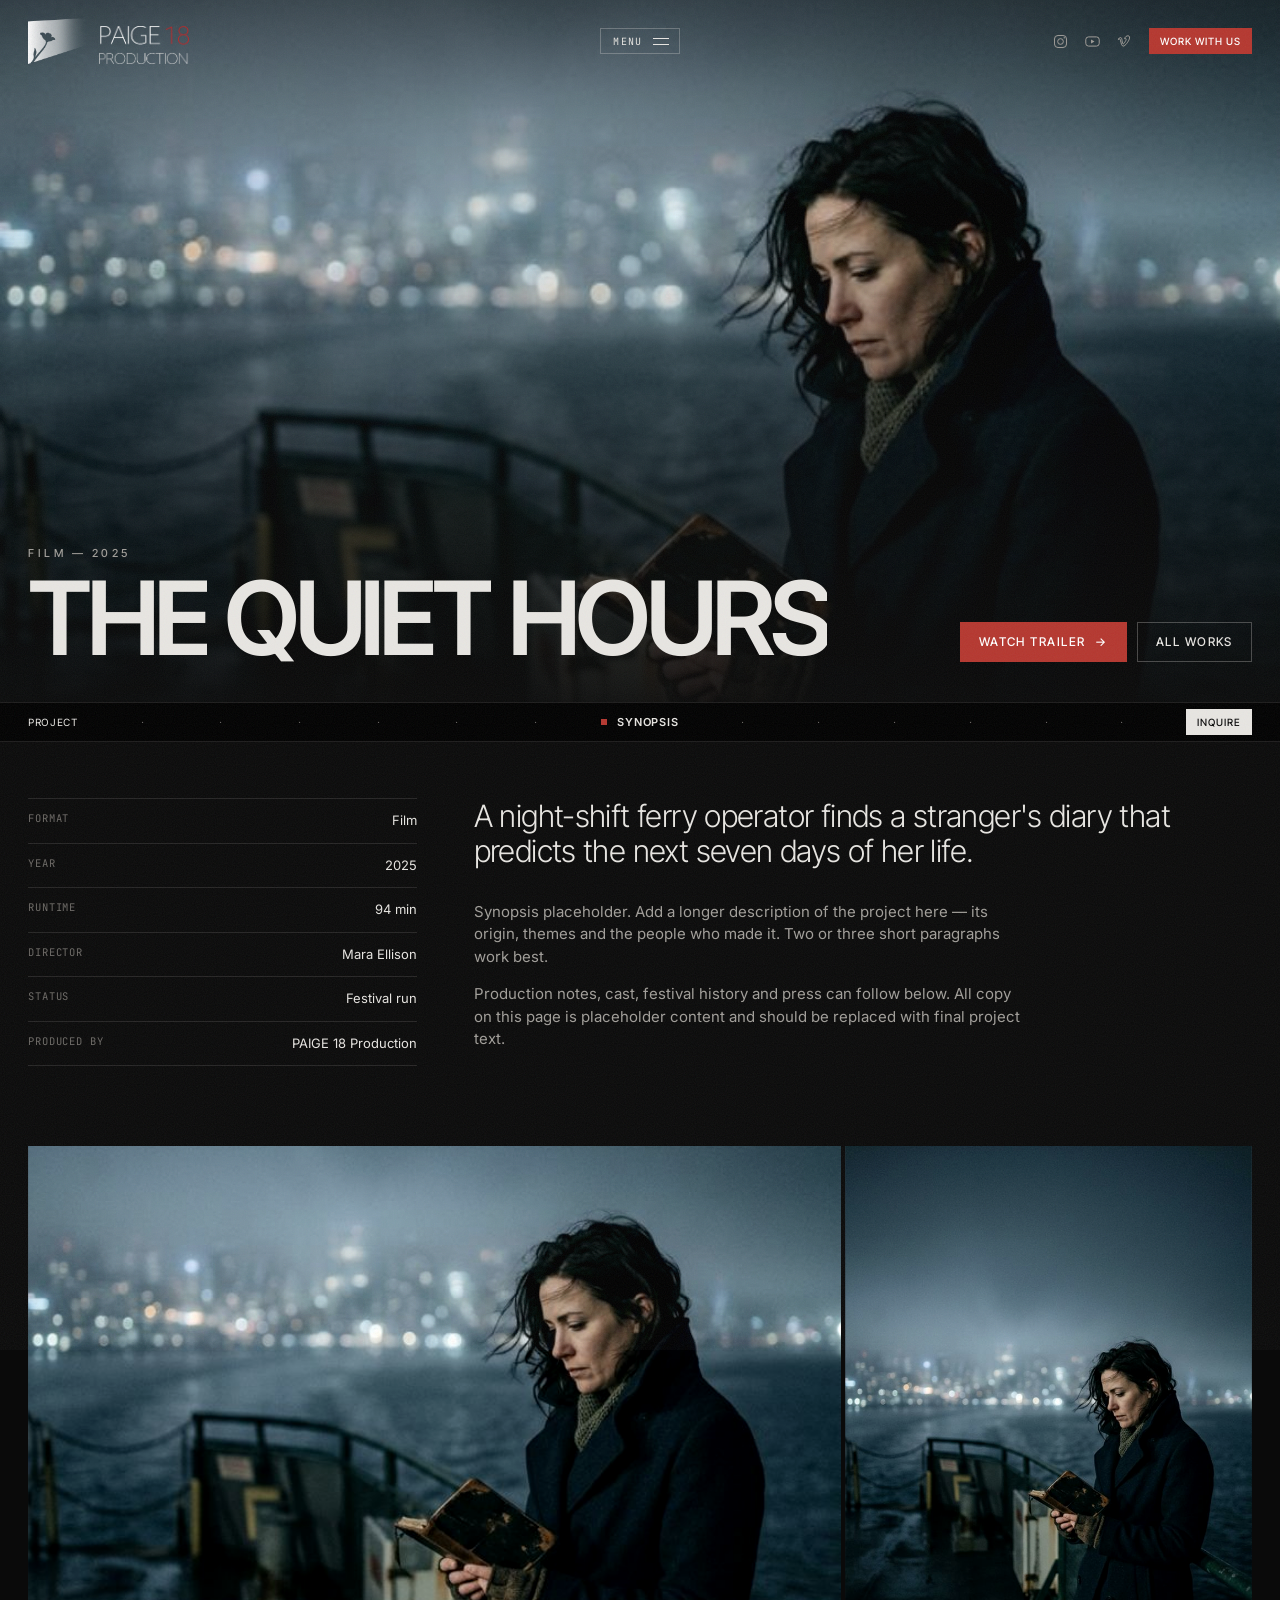
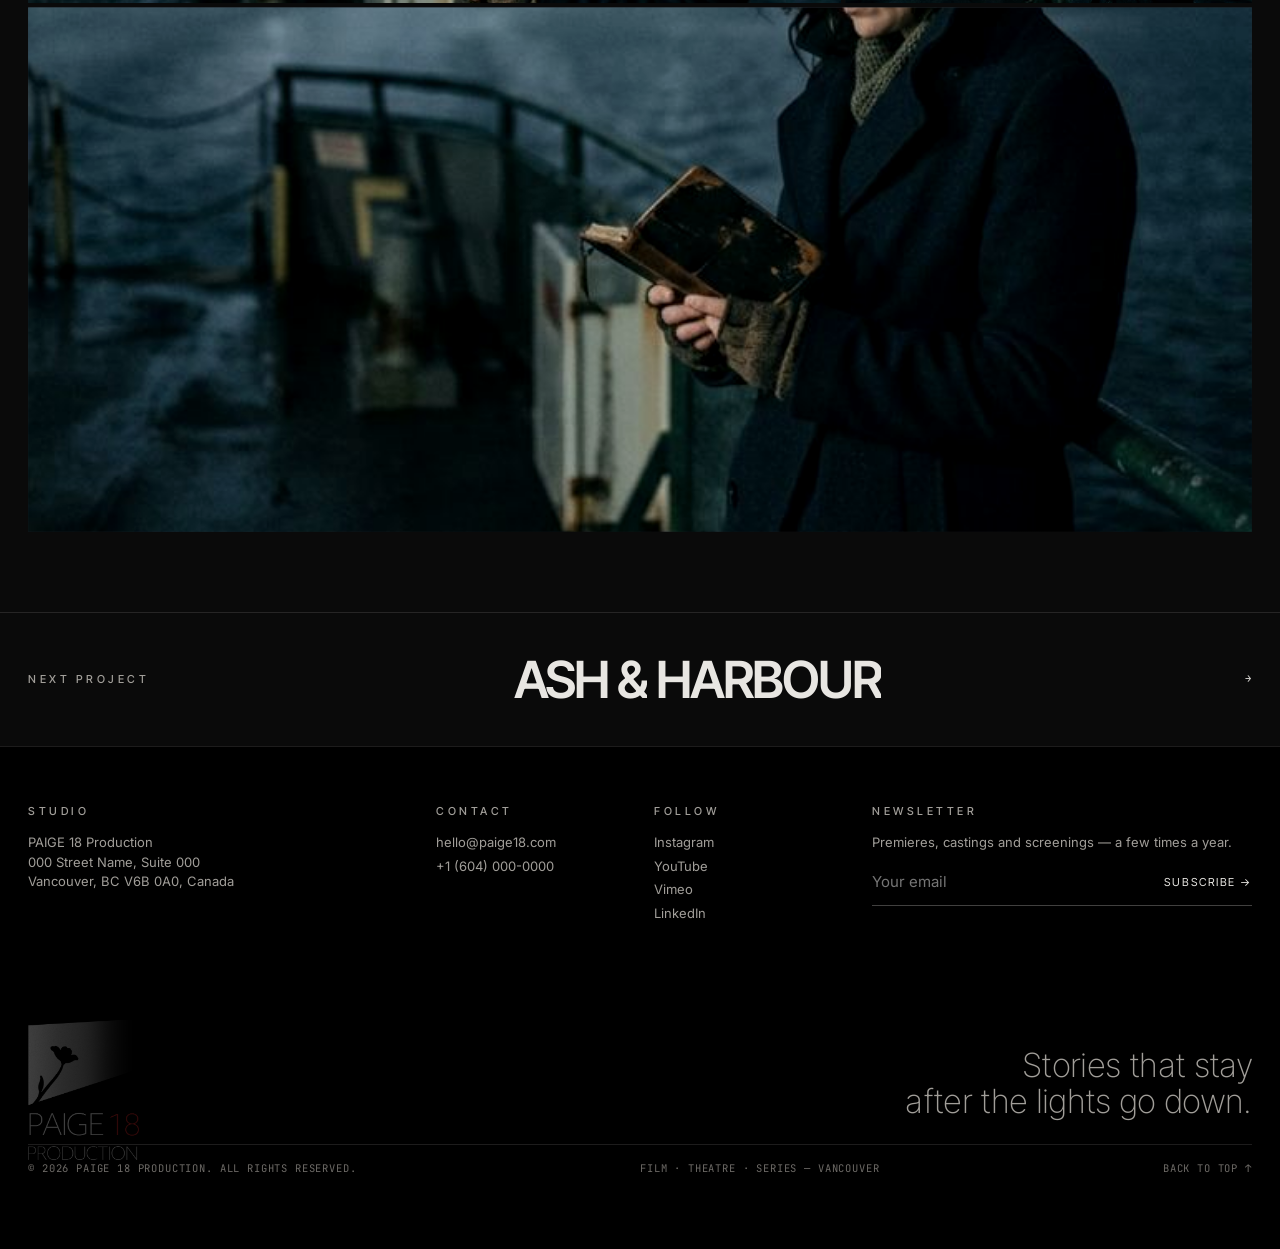
<file: work.html>
<!doctype html>
<html lang="en">
<head>
  <meta charset="utf-8">
  <meta name="viewport" content="width=device-width, initial-scale=1">
  <title>Work — PAIGE 18 Production</title>
  <meta name="description" content="PAIGE 18 Production is a Vancouver-based studio producing film, theatre and web series.">
  <link rel="icon" type="image/png" href="assets/img/favicon.png">
  <link rel="preconnect" href="https://fonts.googleapis.com">
  <link rel="preconnect" href="https://fonts.gstatic.com" crossorigin>
  <link href="https://fonts.googleapis.com/css2?family=Inter+Tight:wght@100;200;300;400;500;600;700&family=Inter:wght@300;400;500;600&family=JetBrains+Mono:wght@400&display=swap" rel="stylesheet">
  <link rel="stylesheet" href="assets/css/style.css">
</head>
<body>
  <div class="grain" aria-hidden="true"></div>

  <!-- ============ HEADER ============ -->
  <header class="header">
    <a href="index.html" class="logo" aria-label="PAIGE 18 Production home">
      <img class="logo__mark" src="assets/img/logo-mark.png" alt="" width="392" height="298">
      <img class="logo__word" src="assets/img/logo-wordmark.png" alt="PAIGE 18 Production" width="386" height="163">
    </a>
    <nav class="nav" id="site-menu" aria-label="Primary">
      <div class="nav__logo"><img src="assets/img/logo.png" alt="PAIGE 18 Production" width="393" height="488"></div>
      <div class="nav__links">
        <a href="about.html">About</a>
        <a href="index.html#works">Works</a>
        <a href="index.html#press">Press</a>
        <a href="index.html#news">News</a>
        <a href="index.html#people">People</a>
        <a href="index.html#contact">Contact</a>
      </div>
      <div class="nav__meta mono"><span>Vancouver, BC — Film · Theatre · Series</span><span>hello@paige18.com</span><span><a href="#">Instagram</a> · <a href="#">YouTube</a> · <a href="#">Vimeo</a></span></div>
    </nav>
    <button class="burger" aria-label="Open menu" aria-expanded="false" aria-controls="site-menu"><em>Menu</em><span></span></button>
    <div class="header__right">
      <nav class="social" aria-label="Social">
        <a href="#" aria-label="Instagram"><svg viewBox="0 0 24 24" aria-hidden="true"><rect x="3.5" y="3.5" width="17" height="17" rx="5"/><circle cx="12" cy="12" r="4"/><circle cx="17.3" cy="6.7" r="0.9" class="dot"/></svg></a>
        <a href="#" aria-label="YouTube"><svg viewBox="0 0 24 24" aria-hidden="true"><rect x="2.5" y="5.5" width="19" height="13" rx="4"/><path d="M10 9.2v5.6l4.8-2.8z" class="dot"/></svg></a>
        <a href="#" aria-label="Vimeo"><svg viewBox="0 0 24 24" aria-hidden="true"><path d="M3 8.5c1.4-1 2.6-2 3.6-2 1.3 0 1.6 1.9 2 4.3.4 2.3.8 4.7 1.6 4.7s2.6-2.6 3.7-5.1c.9-2.1.2-3.4-1.8-2.4.9-3 3.3-4.3 5.3-4 2 .3 2.1 2.7 1.3 4.8-1.5 3.7-5.6 9.7-8.5 9.7-2.4 0-3-4.7-3.7-7.5-.4-1.7-.7-2.6-1.4-2.6-.4 0-1.1.5-1.6.9z"/></svg></a>
      </nav>
      <a href="index.html#contact" class="btn btn--sm btn--red">Work with us</a>
    </div>
  </header>

  <main id="work-detail">
    <section class="subhero">
      <div id="d-hero"></div>
      <div class="subhero__inner">
        <div>
          <span class="label" id="d-type"></span>
          <h1 class="subhero__title" id="d-title"></h1>
        </div>
        <div class="hero__cta" style="margin:0">
          <a href="#" class="btn btn--red">Watch Trailer <span class="arrow">→</span></a>
          <a href="index.html#works" class="btn">All Works</a>
        </div>
      </div>
    </section>

    <div class="partbar">
      <div class="partbar__left"><span>Project</span><span class="partbar__dots"><i>·</i><i>·</i><i>·</i><i>·</i><i>·</i><i>·</i></span></div>
      <div class="partbar__center">Synopsis</div>
      <div class="partbar__right"><span class="partbar__dots"><i>·</i><i>·</i><i>·</i><i>·</i><i>·</i><i>·</i></span><a href="index.html#contact" class="btn btn--sm">Inquire</a></div>
    </div>

    <section class="detail">
      <div class="specs" id="d-specs"></div>
      <div class="detail__text">
        <p class="detail__lead" id="d-lead"></p>
        <p>Synopsis placeholder. Add a longer description of the project here — its origin, themes and the people who made it. Two or three short paragraphs work best.</p>
        <p>Production notes, cast, festival history and press can follow below. All copy on this page is placeholder content and should be replaced with final project text.</p>
      </div>
    </section>

    <section class="stills" id="d-stills"></section>

    <a class="next-work" id="d-next" href="#"><span class="label">Next project</span><b></b><span class="mono">→</span></a>
  </main>

  <!-- ============ 7. FOOTER ============ -->
  <footer class="footer">
    <div class="footer__top">
      <div>
        <h4 class="label">Studio</h4>
        <p>PAIGE 18 Production<br>000 Street Name, Suite 000<br>Vancouver, BC V6B 0A0, Canada</p>
      </div>
      <div>
        <h4 class="label">Contact</h4>
        <ul><li><a href="mailto:hello@paige18.com">hello@paige18.com</a></li><li><a href="tel:+16040000000">+1 (604) 000-0000</a></li></ul>
      </div>
      <div>
        <h4 class="label">Follow</h4>
        <ul><li><a href="#">Instagram</a></li><li><a href="#">YouTube</a></li><li><a href="#">Vimeo</a></li><li><a href="#">LinkedIn</a></li></ul>
      </div>
      <div>
        <h4 class="label">Newsletter</h4>
        <p>Premieres, castings and screenings — a few times a year.</p>
        <form class="newsletter" id="newsletter"><input type="email" placeholder="Your email" aria-label="Email" required><button type="submit">Subscribe →</button></form>
      </div>
    </div>
    <div class="footer__brand">
      <img src="assets/img/logo.png" alt="PAIGE 18 Production" width="393" height="488" loading="lazy">
      <p class="footer__tag">Stories that stay<br>after the lights go down.</p>
    </div>
    <div class="footer__bottom mono"><span>© <span id="year"></span> PAIGE 18 Production. All rights reserved.</span><span>Film · Theatre · Series — Vancouver</span><a href="#">Back to top ↑</a></div>
  </footer>

  <script src="assets/js/data.js"></script>
  <script src="assets/js/main.js"></script>
  <script src="assets/js/motion.js"></script>
</body>
</html>
</file>
<file: assets/css/style.css>
/* =========================================================
   PAIGE 18 Production — Dark (Concept 01)
   ========================================================= */

:root {
  --bg: #0a0a0a;
  --bg-2: #111111;
  --bg-3: #181818;
  --fg: #e8e6e2;
  --fg-dim: #a19e99;
  --muted: #6d6a66;
  --line: rgba(232, 230, 226, 0.12);
  --line-strong: rgba(232, 230, 226, 0.28);
  --red: #b5372f;          /* point color — slightly desaturated red */
  --red-soft: #8e2f29;
  --red-glow: rgba(181, 55, 47, 0.35);

  --font-logo: "Inter Tight", "Helvetica Neue", Arial, sans-serif;
  --font-display: "Inter Tight", "Helvetica Neue", Arial, sans-serif;
  --font-body: "Inter", "Helvetica Neue", Arial, sans-serif;
  --font-mono: "JetBrains Mono", ui-monospace, Menlo, monospace;

  --gutter: clamp(16px, 2.2vw, 32px);
  --max: 1680px;
  --ease: cubic-bezier(0.2, 0.7, 0.1, 1);
}

*,
*::before,
*::after { box-sizing: border-box; }

html { scroll-behavior: smooth; }

body {
  margin: 0;
  background: var(--bg);
  color: var(--fg);
  font-family: var(--font-body);
  font-size: 14px;
  line-height: 1.5;
  -webkit-font-smoothing: antialiased;
  overflow-x: hidden;
}

img, video, svg { display: block; max-width: 100%; }
a { color: inherit; text-decoration: none; }
button { font: inherit; color: inherit; background: none; border: 0; cursor: pointer; padding: 0; }
input, textarea, select { font: inherit; color: inherit; }

::selection { background: var(--red); color: #fff; }

/* film grain overlay */
.grain {
  position: fixed;
  inset: -50%;
  z-index: 100;
  pointer-events: none;
  opacity: 0.07;
  background-image: url("data:image/svg+xml;utf8,<svg xmlns='http://www.w3.org/2000/svg' width='160' height='160'><filter id='n'><feTurbulence type='fractalNoise' baseFrequency='0.9' numOctaves='2' stitchTiles='stitch'/></filter><rect width='100%' height='100%' filter='url(%23n)'/></svg>");
  animation: grain 1.2s steps(6) infinite;
}
@keyframes grain {
  0% { transform: translate(0, 0); }
  20% { transform: translate(-3%, 2%); }
  40% { transform: translate(2%, -3%); }
  60% { transform: translate(-2%, -1%); }
  80% { transform: translate(3%, 3%); }
  100% { transform: translate(0, 0); }
}

/* ---------- utility type ---------- */
.mono {
  font-family: var(--font-mono);
  font-size: 10.5px;
  letter-spacing: 0.08em;
  text-transform: uppercase;
}
.label {
  font-family: var(--font-display);
  font-size: 11px;
  font-weight: 500;
  letter-spacing: 0.32em;
  text-transform: uppercase;
  color: var(--fg-dim);
}
.caps {
  text-transform: uppercase;
  font-weight: 600;
  font-size: 11px;
  letter-spacing: 0.02em;
  line-height: 1.3;
}
.caps em { font-style: italic; font-weight: 400; color: var(--fg-dim); }
.red { color: var(--red); }
.sq { display: inline-block; width: 6px; height: 6px; background: var(--fg); }
.sq.red-bg { background: var(--red); }
.sq-pair { display: inline-flex; gap: 6px; }

.wrap { max-width: var(--max); margin: 0 auto; padding: 0 var(--gutter); }

/* ---------- buttons ---------- */
.btn {
  display: inline-flex;
  align-items: center;
  gap: 10px;
  height: 40px;
  padding: 0 18px;
  font-family: var(--font-display);
  font-size: 12px;
  font-weight: 500;
  letter-spacing: 0.12em;
  text-transform: uppercase;
  border: 1px solid var(--line-strong);
  transition: background 0.35s var(--ease), border-color 0.35s var(--ease), color 0.35s var(--ease);
}
.btn:hover { border-color: var(--fg); background: var(--fg); color: var(--bg); }
.btn--red { background: var(--red); border-color: var(--red); color: #fff; }
.btn--red:hover { background: #fff; border-color: #fff; color: var(--bg); }
.btn--sm { height: 26px; padding: 0 10px; font-size: 10px; letter-spacing: 0.1em; }
.btn .arrow { transition: transform 0.35s var(--ease); }
.btn:hover .arrow { transform: translateX(4px); }

/* =========================================================
   IMG / VIDEO PLACEHOLDERS
   ========================================================= */
.ph {
  --h: 210;
  --s: 10%;
  position: relative;
  overflow: hidden;
  background:
    radial-gradient(120% 80% at var(--px, 30%) var(--py, 25%), hsla(var(--h), var(--s), 62%, 0.55), transparent 60%),
    radial-gradient(90% 70% at 85% 90%, hsla(var(--h), var(--s), 8%, 0.9), transparent 70%),
    linear-gradient(160deg, hsl(var(--h), var(--s), 26%) 0%, hsl(var(--h), var(--s), 9%) 70%, #050505 100%);
}
.ph::before {           /* soft figure silhouette for cinematic feel */
  content: "";
  position: absolute;
  left: 50%;
  bottom: -18%;
  width: 62%;
  aspect-ratio: 1 / 1.35;
  transform: translateX(-50%);
  border-radius: 50% 50% 42% 42% / 38% 38% 62% 62%;
  background: radial-gradient(60% 50% at 50% 30%, rgba(0, 0, 0, 0.55), rgba(0, 0, 0, 0.85));
  filter: blur(18px);
  opacity: var(--fig, 0.9);
}
.ph::after {            /* IMG tag */
  content: attr(data-label);
  position: absolute;
  left: 10px;
  top: 10px;
  font-family: var(--font-mono);
  font-size: 10px;
  letter-spacing: 0.14em;
  color: rgba(255, 255, 255, 0.55);
  padding: 3px 6px;
  border: 1px solid rgba(255, 255, 255, 0.25);
  z-index: 2;
}
.ph.ph--center::after {
  left: 50%;
  top: 50%;
  transform: translate(-50%, -50%);
}
.ph img, .ph video {
  position: absolute;
  inset: 0;
  width: 100%;
  height: 100%;
  object-fit: cover;
  z-index: 1;
}
.ph.has-media::before, .ph.has-media::after { display: none; }
.ph--warm { --h: 12; --s: 22%; }
.ph--red { --h: 3; --s: 38%; }
.ph--cold { --h: 205; --s: 14%; }
.ph--mono { --h: 0; --s: 0%; }

/* =========================================================
   HEADER
   ========================================================= */
.header {
  position: fixed;
  inset: 0 0 auto 0;
  z-index: 50;
  padding: 18px var(--gutter);
  display: grid;
  grid-template-columns: 1fr auto 1fr;
  align-items: start;
  transition: background 0.4s var(--ease), padding 0.4s var(--ease);
}
.header.is-scrolled {
  background: rgba(10, 10, 10, 0.72);
  backdrop-filter: blur(12px);
  -webkit-backdrop-filter: blur(12px);
  padding-top: 12px;
  padding-bottom: 12px;
  border-bottom: 1px solid var(--line);
}
.logo {
  font-family: var(--font-logo);
  font-weight: 200;
  font-size: 20px;
  letter-spacing: 0.34em;
  line-height: 1;
  display: inline-flex;
  flex-direction: column;
  gap: 5px;
}
.logo b { font-weight: 200; }
.logo b span { color: var(--red); font-weight: 300; }
.logo small {
  font-size: 8.5px;
  font-weight: 400;
  letter-spacing: 0.62em;
  color: var(--fg-dim);
}
.nav {
  display: flex;
  flex-direction: column;
  font-size: 12px;
  line-height: 1.35;
}
.nav a { color: var(--fg-dim); transition: color 0.25s; }
.nav a:hover, .nav a.is-active { color: var(--fg); }
.nav a:hover::before { content: "■ "; font-size: 7px; vertical-align: 2px; color: var(--red); }
.header__right { justify-self: end; display: flex; align-items: center; gap: 10px; }
.lang { font-family: var(--font-mono); font-size: 10px; color: var(--fg-dim); border: 1px solid var(--line-strong); height: 26px; display: inline-flex; align-items: center; padding: 0 8px; }
.burger { display: none; width: 26px; height: 26px; border: 1px solid var(--line-strong); position: relative; }
.burger span, .burger::before { content: ""; position: absolute; left: 6px; right: 6px; height: 1px; background: var(--fg); }
.burger::before { top: 9px; }
.burger span { top: 15px; }

/* =========================================================
   HERO
   ========================================================= */
.hero {
  position: relative;
  height: 100vh;
  min-height: 620px;
  overflow: hidden;
  isolation: isolate;
}
.hero__media { position: absolute; inset: 0; z-index: -2; }
.hero__media.ph { --h: 205; --s: 12%; --px: 62%; --py: 30%; }
.hero__media.ph::before { width: 34%; left: 64%; bottom: -12%; }
.hero__media .ph-anim {
  position: absolute; inset: 0;
  background: radial-gradient(40% 60% at 70% 40%, rgba(181, 55, 47, 0.18), transparent 70%);
  animation: drift 14s ease-in-out infinite alternate;
}
@keyframes drift {
  from { transform: translate(-6%, 0) scale(1); opacity: 0.6; }
  to { transform: translate(4%, -3%) scale(1.15); opacity: 1; }
}
.hero::after {           /* vignette */
  content: "";
  position: absolute; inset: 0; z-index: -1;
  background:
    linear-gradient(180deg, rgba(10, 10, 10, 0.55) 0%, transparent 28%, transparent 60%, rgba(10, 10, 10, 0.9) 100%),
    linear-gradient(90deg, rgba(10, 10, 10, 0.78) 0%, rgba(10, 10, 10, 0.35) 45%, transparent 70%),
    radial-gradient(120% 90% at 50% 50%, transparent 50%, rgba(0, 0, 0, 0.6) 100%);
}
.hero__grid {
  position: absolute;
  inset: 0;
  padding: 120px var(--gutter) 40px;
  display: grid;
  grid-template-columns: repeat(12, 1fr);
  grid-template-rows: auto 1fr auto;
  column-gap: var(--gutter);
}
.hero__row { grid-column: 1 / -1; display: grid; grid-template-columns: inherit; grid-template-columns: repeat(12, 1fr); column-gap: var(--gutter); align-items: start; }
.hero__row .c1 { grid-column: 1 / 4; display: flex; flex-direction: column; gap: 22px; }
.hero__row .c2 { grid-column: 4 / 7; padding-top: 28px; }
.hero__row .c3 { grid-column: 8 / 10; display: flex; flex-direction: column; gap: 22px; }
.hero__row .c4 { grid-column: 11 / 13; justify-self: end; text-align: right; display: flex; flex-direction: column; align-items: flex-end; gap: 22px; }
.hero__row .c4 .mono { color: var(--muted); }
.hero__title-wrap { grid-column: 1 / -1; align-self: center; position: relative; }
.hero__title {
  font-family: var(--font-display);
  font-weight: 600;
  font-size: clamp(40px, 6.4vw, 112px);
  line-height: 0.92;
  letter-spacing: -0.035em;
  text-transform: uppercase;
  margin: 0;
  max-width: 13ch;
}
.hero__title .thin { font-weight: 200; letter-spacing: -0.02em; }
.hero__title .red { font-weight: 300; }
.hero__overlay-tag {
  position: absolute;
  left: min(56vw, 900px);
  top: 50%;
  font-size: 10px;
  font-weight: 600;
  letter-spacing: 0.04em;
  text-transform: uppercase;
}
.hero__cta { margin-top: 34px; display: flex; flex-wrap: wrap; gap: 10px; align-items: center; }
.hero__sound { display: inline-flex; align-items: center; gap: 8px; color: var(--fg-dim); margin-left: 8px; }
.hero__sound i { display: inline-flex; gap: 2px; align-items: flex-end; height: 10px; }
.hero__sound i b { width: 2px; background: var(--fg-dim); animation: eq 1s ease-in-out infinite alternate; }
.hero__sound i b:nth-child(2) { animation-delay: 0.2s; }
.hero__sound i b:nth-child(3) { animation-delay: 0.4s; }
.hero__sound.is-muted i b { animation: none; height: 2px !important; }
@keyframes eq { from { height: 2px; } to { height: 10px; } }

.hero__bottom .c2 { color: var(--fg-dim); }

/* =========================================================
   PART BAR
   ========================================================= */
.partbar {
  display: grid;
  grid-template-columns: 1fr auto 1fr;
  align-items: center;
  height: 40px;
  padding: 0 var(--gutter);
  background: #000;
  border-top: 1px solid var(--line);
  border-bottom: 1px solid var(--line);
  font-size: 10px;
  text-transform: uppercase;
  letter-spacing: 0.06em;
}
.partbar__left { display: flex; align-items: center; gap: 0; }
.partbar__left span:first-child { margin-right: auto; }
.partbar__dots { display: flex; flex: 1; justify-content: space-around; padding: 0 2vw; color: var(--muted); }
.partbar__center { font-weight: 600; font-size: 11px; letter-spacing: 0.08em; display: flex; align-items: center; gap: 10px; }
.partbar__center::before { content: ""; width: 6px; height: 6px; background: var(--red); }
.partbar__right { display: flex; align-items: center; justify-content: flex-end; }
.partbar__right .partbar__dots { padding-right: 2vw; }
.partbar .btn--sm { background: var(--fg); color: var(--bg); border-color: var(--fg); }
.partbar .btn--sm:hover { background: var(--red); border-color: var(--red); color: #fff; }

/* =========================================================
   ABOUT
   ========================================================= */
.about {
  position: relative;
  background: var(--bg-2);
  padding: 48px var(--gutter) 64px;
  overflow: hidden;
}
.about__big {
  display: grid;
  grid-template-columns: 1fr 260px 1fr;
  gap: 0 var(--gutter);
  align-items: start;
}
.about__word {
  font-family: var(--font-display);
  font-weight: 700;
  font-size: clamp(56px, 9.2vw, 168px);
  letter-spacing: -0.055em;
  line-height: 0.8;
  text-transform: uppercase;
  margin: 0;
}
.about__word--r { text-align: right; }
/* outline via shadows, not text-stroke: the variable font's glyphs have overlapping
   contours (R leg, A bar) that text-stroke would trace as crossing lines */
.about__word .outline {
  color: var(--bg-2);
  text-shadow:
    1px 0 0 var(--fg), -1px 0 0 var(--fg), 0 1px 0 var(--fg), 0 -1px 0 var(--fg),
    1px 1px 0 var(--fg), -1px -1px 0 var(--fg), 1px -1px 0 var(--fg), -1px 1px 0 var(--fg);
}
.about__word .outline { letter-spacing: -0.03em; }
.about__word .outline .w { padding-inline: 2px; margin-inline: -2px; }
.about__col {
  grid-row: 1 / span 3;
  grid-column: 2;
  position: relative;
  display: flex;
  flex-direction: column;
  gap: 30px;
  padding: 6px 0;
}
.about__col::before, .about__col::after {      /* dotted rails */
  content: "";
  position: absolute;
  top: 0; bottom: 0;
  width: 4px;
  background: radial-gradient(circle, var(--fg) 1.5px, transparent 2px) 0 0 / 4px 56px repeat-y;
  opacity: 0.6;
}
.about__col::before { left: -34px; }
.about__col::after { right: -34px; }
.about__spaced { text-align: center; letter-spacing: 1.2em; font-size: 12px; font-weight: 500; margin-right: -1.2em; }
.about__img { aspect-ratio: 3 / 4; display: grid; grid-template-columns: 1fr 1fr; }
.about__img .ph { height: 100%; }
.about__tags {
  grid-column: 1 / -1;
  display: grid;
  grid-template-columns: 1fr 260px 1fr;
  gap: var(--gutter);
  margin-top: 0;
}
.about__tags > div { display: flex; justify-content: space-between; align-items: center; color: var(--fg-dim); font-size: 10.5px; text-transform: uppercase; letter-spacing: 0.04em; }
.about__side {
  display: flex;
  flex-direction: column;
  justify-content: space-between;
  gap: 40px;
}
.about__side p { max-width: 36ch; color: var(--fg-dim); font-size: 13px; }
.about__body {
  display: grid;
  grid-template-columns: 1fr 260px 1fr;
  gap: var(--gutter);
  margin-top: 40px;
  min-height: 28vh;
}
.about__lead {
  font-family: var(--font-display);
  font-weight: 300;
  font-size: clamp(18px, 1.6vw, 26px);
  line-height: 1.25;
  letter-spacing: -0.01em;
  max-width: 24ch;
  margin: 0;
}
.about__lead b { font-weight: 600; }
.about__right { display: flex; flex-direction: column; align-items: flex-end; justify-content: space-between; text-align: right; }

.stats {
  margin-top: 56px;
  display: grid;
  grid-template-columns: repeat(4, 1fr);
  border-top: 1px solid var(--line);
}
.stat {
  padding: 22px 18px 0 0;
  border-right: 1px solid var(--line);
  display: flex;
  flex-direction: column;
  gap: 14px;
}
.stat + .stat { padding-left: 18px; }
.stat:last-child { border-right: 0; }
.stat__num {
  font-family: var(--font-display);
  font-weight: 200;
  font-size: clamp(48px, 6vw, 96px);
  line-height: 0.9;
  letter-spacing: -0.04em;
}
.stat__num sup { font-size: 0.35em; font-weight: 400; color: var(--red); vertical-align: top; margin-left: 4px; }
.stat__top { display: flex; justify-content: space-between; }
.about__more { margin-top: 40px; display: flex; justify-content: center; }

/* =========================================================
   WORKS
   ========================================================= */
.works { padding: 40px var(--gutter) 72px; background: var(--bg); }
.works__head {
  display: flex;
  justify-content: space-between;
  align-items: flex-end;
  gap: 24px;
  margin-bottom: 28px;
  flex-wrap: wrap;
}
.section-title {
  font-family: var(--font-display);
  font-weight: 600;
  font-size: clamp(36px, 4.6vw, 80px);
  letter-spacing: -0.045em;
  line-height: 0.9;
  text-transform: uppercase;
  margin: 0;
}
.section-title .thin { font-weight: 200; }
.tabs { display: flex; gap: 4px; flex-wrap: wrap; }
.tab {
  height: 30px;
  padding: 0 14px;
  font-size: 11px;
  font-weight: 500;
  letter-spacing: 0.1em;
  text-transform: uppercase;
  color: var(--fg-dim);
  border: 1px solid var(--line);
  display: inline-flex;
  align-items: center;
  gap: 8px;
  transition: all 0.3s var(--ease);
}
.tab sup { font-family: var(--font-mono); font-size: 9px; color: var(--muted); }
.tab:hover { color: var(--fg); border-color: var(--line-strong); }
.tab.is-active { background: var(--fg); color: var(--bg); border-color: var(--fg); }
.tab.is-active sup { color: var(--red); }

.grid-works {
  display: grid;
  grid-template-columns: repeat(4, 1fr);
  gap: 4px;
}
.work {
  position: relative;
  display: block;
  cursor: pointer;
}
.work.is-hidden { display: none; }
.work__poster {
  aspect-ratio: 2 / 3;
  position: relative;
}
.work__poster .ph { position: absolute; inset: 0; transition: transform 1s var(--ease), filter 0.6s; }
.work__preview {          /* hover "video" layer */
  position: absolute; inset: 0;
  opacity: 0;
  transition: opacity 0.5s var(--ease);
  z-index: 2;
}
.work__preview .ph { position: absolute; inset: 0; }
.work__preview .ph::before { animation: pan 6s ease-in-out infinite alternate; }
.work__preview .rec {
  position: absolute; right: 10px; top: 10px; z-index: 3;
  display: inline-flex; align-items: center; gap: 6px;
  font-family: var(--font-mono); font-size: 9.5px; letter-spacing: 0.1em;
}
.work__preview .rec::before { content: ""; width: 6px; height: 6px; border-radius: 50%; background: var(--red); animation: blink 1s steps(2) infinite; }
@keyframes blink { 50% { opacity: 0; } }
@keyframes pan { from { transform: translateX(-62%) scale(1); } to { transform: translateX(-38%) scale(1.12); } }
.work__info {
  position: absolute; inset: auto 0 0 0;
  z-index: 3;
  padding: 16px;
  background: linear-gradient(0deg, rgba(0, 0, 0, 0.92) 0%, rgba(0, 0, 0, 0.5) 60%, transparent 100%);
  transform: translateY(12px);
  opacity: 0;
  transition: all 0.5s var(--ease);
}
.work__info p { margin: 0 0 12px; font-size: 13px; line-height: 1.4; color: var(--fg); max-width: 32ch; }
.work__info .mono { color: var(--red); }
.work:hover .work__preview { opacity: 1; }
.work:hover .work__info { opacity: 1; transform: none; }
.work:hover .work__poster > .ph { transform: scale(1.04); }
.work__title-poster {        /* typographic poster overlay */
  position: absolute; inset: 0; z-index: 1;
  padding: 16px;
  display: flex; flex-direction: column; justify-content: space-between;
  pointer-events: none;
}
.work__title-poster h3 {
  margin: 0;
  font-family: var(--font-display);
  font-weight: 600;
  font-size: clamp(20px, 2vw, 32px);
  line-height: 0.92;
  letter-spacing: -0.03em;
  text-transform: uppercase;
}
.work__title-poster .mono { color: rgba(255, 255, 255, 0.6); display: flex; justify-content: space-between; }
.work__meta {
  display: flex;
  justify-content: space-between;
  align-items: center;
  padding: 10px 2px 18px;
  font-size: 10.5px;
  text-transform: uppercase;
  font-weight: 600;
  letter-spacing: 0.02em;
}
.work__meta span:last-child { color: var(--muted); font-family: var(--font-mono); font-weight: 400; }
.works__foot { display: flex; justify-content: space-between; align-items: center; margin-top: 24px; color: var(--muted); }

/* =========================================================
   PRESS / AWARDS
   ========================================================= */
.press { background: var(--bg-2); padding: 64px var(--gutter) 72px; overflow: hidden; }
.laurels {
  display: grid;
  grid-template-columns: repeat(5, 1fr);
  border-top: 1px solid var(--line);
  border-bottom: 1px solid var(--line);
}
.laurel {
  position: relative;
  padding: 34px 12px;
  display: flex;
  align-items: center;
  justify-content: center;
  border-right: 1px solid var(--line);
  min-height: 170px;
  color: var(--fg);
  transition: color 0.3s;
}
.laurel:last-child { border-right: 0; }
.laurel:hover { color: var(--red); }
.laurel svg { width: 176px; height: 129px; position: absolute; left: 50%; top: 50%; transform: translate(-50%, -50%); }
.laurel__txt { position: relative; text-align: center; width: 92px; display: flex; flex-direction: column; gap: 4px; }
.laurel__txt b { font-family: var(--font-display); font-weight: 600; font-size: 10.5px; text-transform: uppercase; letter-spacing: 0.06em; line-height: 1.15; }
.laurel__txt span { font-size: 8.5px; letter-spacing: 0.14em; text-transform: uppercase; color: var(--fg-dim); line-height: 1.2; }

.quotes { margin-top: 56px; display: grid; grid-template-columns: repeat(3, 1fr); gap: var(--gutter); }
.quote { display: flex; flex-direction: column; gap: 18px; padding-top: 18px; border-top: 1px solid var(--line-strong); }
.quote blockquote {
  margin: 0;
  font-family: var(--font-display);
  font-weight: 300;
  font-size: clamp(20px, 1.9vw, 30px);
  line-height: 1.15;
  letter-spacing: -0.02em;
}
.quote blockquote::before { content: "“"; color: var(--red); }
.quote blockquote::after { content: "”"; color: var(--red); }
.quote cite { font-style: normal; display: flex; justify-content: space-between; color: var(--fg-dim); }

.marquee {
  margin-top: 64px;
  border-top: 1px solid var(--line);
  border-bottom: 1px solid var(--line);
  overflow: hidden;
  white-space: nowrap;
  padding: 14px 0;
}
.marquee__track { display: inline-flex; gap: 48px; animation: marquee 40s linear infinite; padding-right: 48px; }
.marquee__track span { font-family: var(--font-display); font-weight: 200; font-size: clamp(28px, 3.4vw, 54px); text-transform: uppercase; letter-spacing: -0.02em; display: inline-flex; align-items: center; gap: 48px; }
.marquee__track span::after { content: ""; width: 10px; height: 10px; background: var(--red); }
@keyframes marquee { to { transform: translateX(-50%); } }

/* =========================================================
   PEOPLE
   ========================================================= */
.people { padding: 40px var(--gutter) 72px; }
.people__grid {
  display: grid;
  grid-template-columns: repeat(4, 1fr);
  gap: var(--gutter);
  margin-top: 28px;
}
.person__img { aspect-ratio: 4 / 5; position: relative; overflow: hidden; }
.person__img .ph { position: absolute; inset: 0; filter: grayscale(1) contrast(1.1); transition: filter 0.6s, transform 1s var(--ease); }
.person:hover .person__img .ph { filter: grayscale(0.2); transform: scale(1.03); }
.person__idx { position: absolute; right: 10px; bottom: 10px; z-index: 3; font-family: var(--font-mono); font-size: 10px; color: rgba(255, 255, 255, 0.7); }
.person h3 { margin: 14px 0 2px; font-family: var(--font-display); font-weight: 500; font-size: 20px; letter-spacing: -0.02em; }
.person .role { color: var(--red); }
.person p { margin: 10px 0 0; color: var(--fg-dim); font-size: 13px; max-width: 32ch; }

/* =========================================================
   BEHIND THE WORK (reel)
   ========================================================= */
.reel { position: relative; height: 86vh; min-height: 520px; overflow: hidden; }
.reel > .ph { position: absolute; inset: 0; --px: 50%; --py: 35%; }
.reel > .ph::before { width: 40%; bottom: -30%; }
.reel__strip {
  position: absolute;
  left: 50%; top: 50%;
  transform: translate(-18%, -50%);
  display: flex;
  gap: 6px;
}
.reel__strip .ph { width: clamp(70px, 9vw, 150px); aspect-ratio: 1 / 0.85; filter: blur(0.3px); }
.reel__strip .ph::before { display: none; }
.reel__caption { position: absolute; left: 50%; top: calc(50% - 90px); transform: translateX(-18%); font-size: 11px; line-height: 1.3; }
.reel__caption b { display: block; text-transform: uppercase; font-size: 10px; letter-spacing: 0.06em; color: var(--fg-dim); font-weight: 600; }
.reel__controls {
  position: absolute; left: var(--gutter); right: var(--gutter); bottom: 22px;
  display: flex; align-items: center; gap: 16px;
  font-family: var(--font-mono); font-size: 10px; color: var(--fg-dim);
}
.reel__bar { flex: 1; height: 1px; background: var(--line-strong); position: relative; }
.reel__bar i { position: absolute; left: 0; top: -1px; height: 3px; width: 33%; background: var(--red); }
.reel__play {
  position: absolute; left: 50%; top: 50%; transform: translate(-50%, -50%);
  width: 84px; height: 84px; border-radius: 50%;
  border: 1px solid rgba(255, 255, 255, 0.4);
  display: grid; place-items: center;
  font-family: var(--font-mono); font-size: 10px; letter-spacing: 0.14em;
  transition: all 0.4s var(--ease);
  backdrop-filter: blur(4px);
}
.reel__play:hover { background: var(--red); border-color: var(--red); transform: translate(-50%, -50%) scale(1.06); }

/* =========================================================
   CONTACT
   ========================================================= */
.contact { padding: 48px var(--gutter) 80px; background: var(--bg-2); }
.contact__grid { display: grid; grid-template-columns: 5fr 7fr; gap: calc(var(--gutter) * 2); margin-top: 32px; }
.inquiry-list { display: flex; flex-direction: column; border-top: 1px solid var(--line); }
.inquiry {
  text-align: left;
  display: grid;
  grid-template-columns: 40px 1fr auto;
  gap: 12px;
  align-items: start;
  padding: 22px 0;
  border-bottom: 1px solid var(--line);
  color: var(--fg-dim);
  transition: color 0.3s;
}
.inquiry h3 { margin: 0 0 6px; font-family: var(--font-display); font-weight: 400; font-size: clamp(20px, 2vw, 30px); letter-spacing: -0.02em; line-height: 1; color: inherit; }
.inquiry p { margin: 0; font-size: 13px; max-width: 42ch; }
.inquiry .plus { font-size: 20px; font-weight: 200; transition: transform 0.4s var(--ease), color 0.3s; }
.inquiry:hover, .inquiry.is-active { color: var(--fg); }
.inquiry.is-active .plus { transform: rotate(45deg); color: var(--red); }
.inquiry.is-active .mono { color: var(--red); }

.form { display: grid; grid-template-columns: 1fr 1fr; gap: 0 var(--gutter); align-content: start; }
.field { display: flex; flex-direction: column; gap: 6px; padding: 14px 0 10px; border-bottom: 1px solid var(--line); }
.field--full { grid-column: 1 / -1; }
.field label { color: var(--muted); }
.field input, .field textarea, .field select {
  background: transparent;
  border: 0;
  outline: 0;
  font-size: 16px;
  padding: 4px 0;
  resize: vertical;
}
.field select option { background: var(--bg-2); }
.field:focus-within { border-color: var(--red); }
.field:focus-within label { color: var(--red); }
.form__extra { display: none; }
.form__extra.is-on { display: contents; }
.form__foot { grid-column: 1 / -1; display: flex; justify-content: space-between; align-items: center; margin-top: 24px; gap: 16px; flex-wrap: wrap; }
.form__foot .mono { color: var(--muted); }
.form__note { grid-column: 1 / -1; margin-top: 14px; color: var(--red); min-height: 1em; }

/* =========================================================
   FOOTER
   ========================================================= */
.footer { background: #000; padding: 56px var(--gutter) 72px; border-top: 1px solid var(--line); position: relative; overflow: hidden; }
.footer__top { display: grid; grid-template-columns: 2fr 1fr 1fr 2fr; gap: var(--gutter); }
.footer h4 { margin: 0 0 14px; }
.footer p, .footer li { color: var(--fg-dim); font-size: 13px; margin: 0; }
.footer ul { list-style: none; margin: 0; padding: 0; display: flex; flex-direction: column; gap: 4px; }
.footer a:hover { color: var(--fg); }
.newsletter { display: flex; border-bottom: 1px solid var(--line-strong); margin-top: 6px; }
.newsletter input { flex: 1; background: none; border: 0; outline: 0; padding: 12px 0; font-size: 15px; min-width: 0; }
.newsletter button { font-family: var(--font-display); font-size: 11px; letter-spacing: 0.14em; text-transform: uppercase; padding: 0 0 0 12px; color: var(--fg); }
.newsletter button:hover { color: var(--red); }
.newsletter:focus-within { border-color: var(--red); }
.footer__word {
  margin-top: 56px;
  font-family: var(--font-logo);
  font-weight: 100;
  font-size: clamp(64px, 17vw, 300px);
  line-height: 0.8;
  letter-spacing: -0.02em;
  white-space: nowrap;
  text-transform: uppercase;
  color: var(--fg);
  display: flex;
  justify-content: space-between;
  align-items: flex-end;
}
.footer__word span { color: var(--red); font-weight: 200; }
.footer__bottom { margin-top: 24px; padding-top: 16px; border-top: 1px solid var(--line); display: flex; justify-content: space-between; gap: 16px; color: var(--muted); flex-wrap: wrap; }

/* =========================================================
   SUB PAGES (work detail / about)
   ========================================================= */
.subhero { position: relative; height: 78vh; min-height: 520px; overflow: hidden; }
.subhero > .ph { position: absolute; inset: 0; }
.subhero::after { content: ""; position: absolute; inset: 0; background: linear-gradient(180deg, rgba(10,10,10,.5), transparent 30%, rgba(10,10,10,.95)); }
.subhero__inner { position: absolute; z-index: 2; left: var(--gutter); right: var(--gutter); bottom: 40px; display: flex; justify-content: space-between; align-items: flex-end; gap: 24px; flex-wrap: wrap; }
.subhero__title { margin: 12px 0 0; font-family: var(--font-display); font-weight: 600; font-size: clamp(48px, 8vw, 150px); line-height: 0.86; letter-spacing: -0.05em; text-transform: uppercase; }
.detail { padding: 56px var(--gutter) 80px; display: grid; grid-template-columns: 4fr 8fr; gap: calc(var(--gutter) * 2); }
.specs { display: flex; flex-direction: column; border-top: 1px solid var(--line); }
.specs div { display: flex; justify-content: space-between; padding: 12px 0; border-bottom: 1px solid var(--line); font-size: 13px; }
.specs div span:first-child { color: var(--muted); }
.detail__text .detail__lead { color: var(--fg); max-width: none; margin: 0 0 32px; font-family: var(--font-display); font-weight: 300; font-size: clamp(22px, 2.4vw, 38px); line-height: 1.15; letter-spacing: -0.02em; }
.detail__text p { color: var(--fg-dim); max-width: 62ch; font-size: 15px; }
.stills { display: grid; grid-template-columns: 2fr 1fr; gap: 4px; padding: 0 var(--gutter) 80px; }
.stills .ph { aspect-ratio: 16 / 9; }
.stills .ph:nth-child(2) { aspect-ratio: auto; }
.stills .ph:nth-child(3) { grid-column: 1 / -1; aspect-ratio: 21 / 9; }
.next-work { display: flex; justify-content: space-between; align-items: center; padding: 28px var(--gutter); border-top: 1px solid var(--line); }
.next-work b { font-family: var(--font-display); font-weight: 600; font-size: clamp(28px, 4vw, 64px); letter-spacing: -0.04em; text-transform: uppercase; }
.next-work:hover b { color: var(--red); }

.values { display: grid; grid-template-columns: repeat(3, 1fr); gap: var(--gutter); padding: 0 var(--gutter) 80px; }
.value { border-top: 1px solid var(--line-strong); padding-top: 18px; }
.value h3 { font-family: var(--font-display); font-weight: 400; font-size: 28px; letter-spacing: -0.02em; margin: 12px 0; }
.value p { color: var(--fg-dim); }

/* =========================================================
   REVEAL
   ========================================================= */
.reveal { opacity: 0; transform: translateY(24px); transition: opacity 1s var(--ease), transform 1s var(--ease); }
.reveal.is-in { opacity: 1; transform: none; }

@media (prefers-reduced-motion: reduce) {
  *, *::before, *::after { animation: none !important; transition: none !important; }
  .reveal { opacity: 1; transform: none; }
}

/* =========================================================
   RESPONSIVE
   ========================================================= */
@media (max-width: 1100px) {
  .grid-works { grid-template-columns: repeat(3, 1fr); }
  .laurels { grid-template-columns: repeat(3, 1fr); }
  .laurel:nth-child(3) { border-right: 0; }
  .laurel:nth-child(n+4) { border-top: 1px solid var(--line); }
  .people__grid { grid-template-columns: repeat(2, 1fr); }
  .footer__top { grid-template-columns: 1fr 1fr; }
}

@media (max-width: 860px) {
  .header { grid-template-columns: 1fr auto; }
  .header__right .btn { display: none; }

  .hero__grid { padding-top: 96px; }
  .hero__row .c1 { grid-column: 1 / 7; }
  .hero__row .c2 { display: none; }
  .hero__row .c3 { display: none; }
  .hero__row .c4 { grid-column: 7 / 13; }
  .hero__overlay-tag { display: none; }

  .partbar__dots { display: none; }
  .partbar { grid-template-columns: auto 1fr auto; gap: 12px; }
  .partbar__center { justify-content: center; }

  .about__big, .about__tags, .about__body { grid-template-columns: 1fr; }
  .about__col { grid-row: auto; grid-column: auto; order: 3; margin: 24px auto 0; width: min(320px, 100%); }
  .about__col::before, .about__col::after { display: none; }
  .about__word--r { text-align: left; }
  .about__tags > div:nth-child(2) { display: none; }
  .about__right { align-items: flex-start; text-align: left; }
  .about__body { min-height: 0; gap: 28px; }
  .stats { grid-template-columns: repeat(2, 1fr); }
  .stat:nth-child(2) { border-right: 0; }
  .stat:nth-child(3) { padding-left: 0; }
  .stat:nth-child(n+3) { border-top: 1px solid var(--line); margin-top: 22px; }

  .grid-works { grid-template-columns: repeat(2, 1fr); }
  .quotes { grid-template-columns: 1fr; gap: 32px; }
  .contact__grid, .detail { grid-template-columns: 1fr; }
  .values { grid-template-columns: 1fr; }
  .stills { grid-template-columns: 1fr; }
  .stills .ph:nth-child(2) { aspect-ratio: 16 / 9; }

  .reel__strip, .reel__caption { transform: translate(-50%, -50%); }
  .reel__caption { transform: translateX(-50%); }
  .reel__strip .ph:nth-child(n+4) { display: none; }
}

@media (max-width: 560px) {
  .laurels { grid-template-columns: repeat(2, 1fr); }
  .laurel:nth-child(3) { border-right: 1px solid var(--line); }
  .laurel:nth-child(2n) { border-right: 0; }
  .laurel:nth-child(n+3) { border-top: 1px solid var(--line); }
  .laurel:last-child { grid-column: 1 / -1; }
  .people__grid { grid-template-columns: 1fr 1fr; gap: 12px; }
  .person h3 { font-size: 16px; }
  .person p { display: none; }
  .form { grid-template-columns: 1fr; }
  .footer__top { grid-template-columns: 1fr; gap: 32px; }
  .hero__row .c4 .mono:first-child { display: none; }
  .work__info p { font-size: 12px; }
}

#d-hero { position: absolute; inset: 0; }
#d-hero .ph { height: 100%; }

/* placeholder label positions */
.hero__media.ph::after { left: auto; top: auto; right: var(--gutter); bottom: 130px; transform: none; }
.work__poster .ph::after { left: 50%; top: 50%; transform: translate(-50%, -50%); }
.work__preview .ph::after { top: 40%; }

/* =========================================================
   MOTION
   ========================================================= */

/* --- intro / film-leader loader --- */
.intro {
  position: fixed; inset: 0; z-index: 200;
  background: #050505;
  display: grid; place-items: center;
  transition: clip-path 1.1s cubic-bezier(0.77, 0, 0.18, 1);
  clip-path: inset(0 0 0 0);
}
.intro.is-done { clip-path: inset(0 0 100% 0); pointer-events: none; }
.intro__ring { position: absolute; width: min(46vw, 340px); aspect-ratio: 1; border-radius: 50%; border: 1px solid var(--line-strong); }
.intro__ring::before { content: ""; position: absolute; inset: 14%; border-radius: 50%; border: 1px solid var(--line); }
.intro__sweep {
  position: absolute; width: min(46vw, 340px); aspect-ratio: 1; border-radius: 50%;
  background: conic-gradient(from 0deg, rgba(181, 55, 47, 0.45), transparent 25%);
  animation: sweep 0.9s linear infinite;
}
.intro__cross { position: absolute; inset: 0; pointer-events: none; }
.intro__cross::before, .intro__cross::after { content: ""; position: absolute; background: var(--line); }
.intro__cross::before { left: 50%; top: 0; bottom: 0; width: 1px; }
.intro__cross::after { top: 50%; left: 0; right: 0; height: 1px; }
@keyframes sweep { to { transform: rotate(360deg); } }
.intro__num { position: relative; font-family: var(--font-logo); font-weight: 100; font-size: clamp(80px, 14vw, 200px); line-height: 1; letter-spacing: -0.04em; font-variant-numeric: tabular-nums; }
.intro__word { position: absolute; bottom: 40px; left: var(--gutter); right: var(--gutter); display: flex; justify-content: space-between; }
.intro__word .mono { color: var(--fg-dim); }

/* --- split text (line / word mask reveal) --- */
.split .w { display: inline-block; overflow: hidden; vertical-align: top; padding-bottom: 0.06em; margin-bottom: -0.06em; }
.split .w > i { display: inline-block; font-style: normal; transform: translateY(105%); transition: transform 1.1s var(--ease); transition-delay: calc(var(--i) * 70ms + var(--d, 0ms)); }
.split.is-in .w > i, body.loaded .hero .split .w > i { transform: none; }
.hero .split .w > i { transition-delay: calc(var(--i) * 90ms + 300ms); }

/* fade-up items in hero after load */
.hero .fx { opacity: 0; transform: translateY(14px); transition: opacity 1s var(--ease), transform 1s var(--ease); transition-delay: var(--d, 900ms); }
body.loaded .hero .fx { opacity: 1; transform: none; }

/* --- hero media ken burns --- */
.hero__media img, .hero__media video { animation: kenburns 24s ease-in-out infinite alternate; transform-origin: 60% 40%; }
@keyframes kenburns { from { transform: scale(1.04); } to { transform: scale(1.14) translate(-1.5%, -1%); } }
.hero__media { transform: scale(1.12); transition: transform 2.4s var(--ease); }
body.loaded .hero__media { transform: none; }

/* scroll cue */
.scroll-cue { position: absolute; left: 50%; bottom: 34px; width: 1px; height: 56px; background: var(--line); overflow: hidden; transform: translateX(-50%); }
.scroll-cue::after { content: ""; position: absolute; left: 0; top: -40%; width: 1px; height: 40%; background: var(--red); animation: cue 2s var(--ease) infinite; }
@keyframes cue { to { top: 100%; } }

/* --- image curtain reveal --- */
.wipe { clip-path: inset(0 0 100% 0); transition: clip-path 1.3s cubic-bezier(0.77, 0, 0.18, 1); }
.wipe > .ph, .wipe.ph > img { transform: scale(1.18); transition: transform 1.8s var(--ease); }
.wipe.is-in { clip-path: inset(0 0 0 0); }
.wipe.is-in > .ph, .wipe.is-in.ph > img { transform: none; }
.grid-works .work { transition-delay: calc(var(--n, 0) * 80ms); }
.grid-works .work .work__poster.wipe { transition-delay: calc(var(--n, 0) * 80ms); }

/* --- filter transitions --- */
.work.is-filtering { opacity: 0; transform: translateY(12px) scale(0.98); }
.work { transition: opacity 0.45s var(--ease), transform 0.45s var(--ease); }

/* --- parallax words --- */
.about__word, .footer__word { will-change: transform; }

/* --- partbar scramble --- */
.partbar__center { font-variant-numeric: tabular-nums; }

/* --- custom cursor --- */
.cursor {
  position: fixed; left: 0; top: 0; z-index: 150; pointer-events: none;
  width: 10px; height: 10px; margin: -5px 0 0 -5px; border-radius: 50%;
  background: var(--red);
  display: grid; place-items: center;
  font-family: var(--font-mono); font-size: 0; letter-spacing: 0.14em; color: #fff;
  transition: width 0.35s var(--ease), height 0.35s var(--ease), margin 0.35s var(--ease), font-size 0.2s, background 0.3s;
  mix-blend-mode: normal;
}
.cursor.is-hover { width: 74px; height: 74px; margin: -37px 0 0 -37px; font-size: 10px; background: rgba(181, 55, 47, 0.9); }
.cursor.is-link { width: 34px; height: 34px; margin: -17px 0 0 -17px; background: transparent; border: 1px solid var(--fg); }
@media (hover: none), (max-width: 860px) { .cursor { display: none; } }

/* --- people hover line --- */
.person h3 { position: relative; display: inline-block; }
.person h3::after { content: ""; position: absolute; left: 0; bottom: -2px; height: 1px; width: 100%; background: var(--red); transform: scaleX(0); transform-origin: left; transition: transform 0.6s var(--ease); }
.person:hover h3::after { transform: scaleX(1); }

/* --- laurel / quote stagger --- */
.laurels .laurel { opacity: 0; transform: translateY(16px); transition: opacity 0.8s var(--ease), transform 0.8s var(--ease), color 0.3s; transition-delay: calc(var(--n, 0) * 110ms); }
.laurels.is-in .laurel { opacity: 1; transform: none; }
.laurel svg { transition: transform 1.2s var(--ease); }
.laurel:hover svg { transform: translate(-50%, -50%) rotate(-8deg) scale(1.06); }

/* --- reel strip floating --- */
.reel__strip .ph { animation: float 6s ease-in-out infinite alternate; animation-delay: calc(var(--n, 0) * -1.2s); }
@keyframes float { from { transform: translateY(-10px); } to { transform: translateY(10px); } }
.reel__bar i { animation: progress 30s linear infinite; }
@keyframes progress { from { width: 0; } to { width: 100%; } }

@media (prefers-reduced-motion: reduce) {
  .intro { display: none; }
  .split .w > i, .wipe, .wipe > .ph, .hero .fx, .laurels .laurel { transform: none !important; opacity: 1 !important; clip-path: none !important; }
}

/* =========================================================
   FEATURED PRODUCTIONS (full-bleed show slider)
   ========================================================= */
.feat { position: relative; height: 92vh; min-height: 620px; overflow: hidden; background: #000; }
.feat__slide { position: absolute; inset: 0; visibility: hidden; opacity: 0; transition: opacity 1.2s var(--ease), visibility 0s linear 1.2s; }
.feat__slide.is-active { visibility: visible; opacity: 1; transition: opacity 1.2s var(--ease), visibility 0s; z-index: 1; }
.feat__bg { position: absolute; inset: 0; overflow: hidden; }
.feat__bg .ph { position: absolute; inset: -6%; filter: blur(26px) brightness(0.42) saturate(0.8); transform: scale(1.12); }
.feat__bg .ph::after { display: none; }
.feat__slide.is-active .feat__bg .ph { animation: featZoom 9s ease-out forwards; }
@keyframes featZoom { from { transform: scale(1.22); } to { transform: scale(1.08); } }
.feat__slide::after {
  content: ""; position: absolute; inset: 0; pointer-events: none;
  background: linear-gradient(90deg, rgba(0,0,0,0.85) 0%, rgba(0,0,0,0.35) 55%, rgba(0,0,0,0.2) 100%), linear-gradient(0deg, rgba(0,0,0,0.9), transparent 40%);
}
.feat__poster {
  position: absolute; z-index: 2;
  right: calc(var(--gutter) + 4vw); top: 50%;
  height: 70%; max-height: 640px; aspect-ratio: 2 / 3; max-width: 40vw;
  transform: translateY(-46%);
  box-shadow: 0 40px 90px rgba(0,0,0,0.7);
  clip-path: inset(100% 0 0 0);
  transition: clip-path 1.2s cubic-bezier(0.77, 0, 0.18, 1) 0.2s, transform 1.6s var(--ease) 0.2s;
}
.feat__poster .ph { position: absolute; inset: 0; }
.feat__slide.is-active .feat__poster { clip-path: inset(0 0 0 0); transform: translateY(-50%); }
.feat__copy { position: absolute; z-index: 2; left: var(--gutter); bottom: 150px; max-width: min(760px, 58vw); }
.feat__copy > * { opacity: 0; transform: translateY(30px); transition: opacity 0.9s var(--ease), transform 1.1s var(--ease); }
.feat__slide.is-active .feat__copy > * { opacity: 1; transform: none; }
.feat__slide.is-active .feat__copy > :nth-child(1) { transition-delay: 0.35s; }
.feat__slide.is-active .feat__copy > :nth-child(2) { transition-delay: 0.45s; }
.feat__slide.is-active .feat__copy > :nth-child(3) { transition-delay: 0.6s; }
.feat__slide.is-active .feat__copy > :nth-child(4) { transition-delay: 0.72s; }
.feat__kicker { display: inline-flex; align-items: center; gap: 10px; color: var(--fg-dim); }
.feat__title {
  margin: 14px 0 0;
  font-family: var(--font-display); font-weight: 600;
  font-size: clamp(52px, 9vw, 172px); line-height: 0.84; letter-spacing: -0.055em;
  text-transform: uppercase; text-wrap: balance;
}
.feat__log { margin: 20px 0 0; max-width: 44ch; font-size: 15px; color: var(--fg-dim); }
.feat__ui { position: absolute; z-index: 3; top: 26px; right: var(--gutter); display: flex; align-items: center; gap: 18px; }
.feat__count { color: var(--fg-dim); }
.feat__count b { color: var(--fg); font-weight: 400; }
.feat__arrows { display: flex; gap: 6px; }
.feat__arrows button { width: 40px; height: 40px; border: 1px solid var(--line-strong); transition: all 0.3s var(--ease); }
.feat__arrows button:hover { background: var(--red); border-color: var(--red); }
.feat__nav { position: absolute; z-index: 3; left: 0; right: 0; bottom: 0; display: grid; grid-template-columns: repeat(4, 1fr); padding: 0 var(--gutter) 24px; gap: var(--gutter); }
.feat__tab { text-align: left; display: flex; flex-direction: column; gap: 6px; padding-top: 14px; color: var(--muted); position: relative; transition: color 0.3s; }
.feat__tab b { font-family: var(--font-display); font-weight: 500; font-size: 15px; letter-spacing: -0.01em; color: inherit; }
.feat__tab:hover, .feat__tab.is-active { color: var(--fg); }
.feat__bar { position: absolute; left: 0; right: 0; top: 0; height: 1px; background: var(--line-strong); }
.feat__bar i { position: absolute; left: 0; top: 0; bottom: 0; width: 0; background: var(--red); }
.feat__tab.is-active .feat__bar i { animation: featBar var(--dur, 6500ms) linear forwards; }
@keyframes featBar { to { width: 100%; } }

/* =========================================================
   NEWS
   ========================================================= */
.news { padding: 40px var(--gutter) 72px; }
.news__grid { display: grid; grid-template-columns: repeat(3, 1fr); gap: var(--gutter); }
.news-card { display: flex; flex-direction: column; gap: 12px; }
.news-card__img { aspect-ratio: 16 / 10; position: relative; overflow: hidden; }
.news-card__img .ph { position: absolute; inset: 0; transition: transform 1.2s var(--ease); }
.news-card__img img { object-position: center 30%; }
.news-card:hover .news-card__img .ph { transform: scale(1.06); }
.news-card__meta { display: flex; justify-content: space-between; color: var(--muted); padding-top: 4px; }
.news-card h3 { margin: 0; font-family: var(--font-display); font-weight: 400; font-size: clamp(18px, 1.6vw, 24px); line-height: 1.15; letter-spacing: -0.02em; text-wrap: balance; }
.news-card__more { color: var(--fg-dim); transition: color 0.3s; }
.news-card:hover .news-card__more { color: var(--red); }

/* real images: keep them cinematic */
.ph.has-media img { filter: saturate(0.9) contrast(1.04); }
.person__img .ph.has-media { filter: grayscale(1) contrast(1.05); }
.reel__strip .ph.has-media img { object-position: center 35%; }
.stills .still-1 img { object-position: center 20%; }
.stills .still-2 img { object-position: center 70%; }

@media (max-width: 860px) {
  .feat { height: 86vh; min-height: 560px; }
  .feat__poster { display: none; }
  .feat__copy { right: var(--gutter); max-width: none; bottom: 110px; }
  .feat__log { font-size: 13px; }
  .feat__nav { grid-template-columns: repeat(4, 1fr); gap: 6px; }
  .feat__tab b, .feat__tab .mono { display: none; }
  .feat__tab { padding-top: 0; height: 14px; }
  .feat__bg .ph { filter: blur(0) brightness(0.5) saturate(0.85); inset: 0; }
  .news__grid { grid-template-columns: 1fr; }
}

/* =========================================================
   LOGO
   ========================================================= */
.logo { display: inline-block; line-height: 0; }
.logo img { height: 40px; width: auto; transition: opacity 0.3s; }
.logo:hover img { opacity: 0.8; }
.header.is-scrolled .logo img { height: 34px; }

/* intro: spotlight logo reveal */
.intro__logo {
  position: relative;
  height: min(44vh, 340px); width: auto;
  clip-path: inset(0 100% 0 0);
  filter: brightness(1.4) blur(6px);
  opacity: 0;
  transition: clip-path 1.5s cubic-bezier(0.77, 0, 0.18, 1), filter 1.6s var(--ease), opacity 0.6s;
}
.intro.is-on .intro__logo { clip-path: inset(0 0 0 0); filter: none; opacity: 1; }
.intro__word .intro__num { position: static; font-family: var(--font-mono); font-size: 10.5px; font-weight: 400; letter-spacing: 0.08em; color: var(--red); }

/* footer brand */
.footer__brand { margin-top: 56px; display: flex; justify-content: space-between; align-items: flex-end; gap: 24px; }
.footer__brand img { height: clamp(110px, 11vw, 170px); width: auto; will-change: transform; }
.footer .footer__tag { font-family: var(--font-display); font-weight: 200; font-size: clamp(22px, 2.6vw, 40px); line-height: 1.1; letter-spacing: -0.02em; text-align: right; color: var(--fg-dim); margin: 0; }
@media (max-width: 560px) {
  .footer__brand { flex-direction: column; align-items: flex-start; }
  .footer__tag { text-align: left; }
}

/* header lockup: spotlight mark + wordmark (mark only on phones) */
.header .logo { display: inline-flex; flex-direction: row; align-items: flex-end; gap: 10px; line-height: 0; justify-self: start; }
.header .logo img { width: auto; transition: height 0.4s var(--ease), opacity 0.3s; }
.header .logo .logo__mark { height: 46px; }
.header .logo .logo__word { height: 38px; }
.header.is-scrolled .logo .logo__mark { height: 38px; }
.header.is-scrolled .logo .logo__word { height: 32px; }
@media (max-width: 860px) {
  .header .logo .logo__word { display: none; }
  .header .logo .logo__mark { height: 44px; }
  .header.is-scrolled .logo .logo__mark { height: 34px; }
}

/* =========================================================
   MENU OVERLAY (all widths)
   ========================================================= */
.burger {
  display: inline-flex; align-items: center; gap: 10px;
  width: auto; height: 26px; padding: 0 10px 0 12px;
  border: 1px solid var(--line-strong);
  font-family: var(--font-mono); font-size: 10px; letter-spacing: 0.14em; text-transform: uppercase;
  transition: border-color 0.3s, background 0.3s;
}
.burger::before { content: none; }
.burger span { position: relative; top: auto; left: auto; right: auto; width: 16px; height: 7px; background: none; border-top: 1px solid var(--fg); border-bottom: 1px solid var(--fg); transition: transform 0.4s var(--ease), height 0.4s var(--ease); }
.burger em { font-style: normal; }
.burger:hover { border-color: var(--fg); }
body.nav-open .burger { background: var(--red); border-color: var(--red); }
body.nav-open .burger span { height: 0; border-bottom: 0; transform: rotate(45deg); }
body.nav-open .burger span::after { content: ""; position: absolute; left: 0; right: 0; top: -1px; border-top: 1px solid var(--fg); transform: rotate(-90deg); }

.nav {
  position: fixed; inset: 0; z-index: -1;
  display: grid;
  grid-template-columns: minmax(0, 5fr) minmax(0, 7fr);
  grid-template-rows: 1fr auto;
  gap: 32px var(--gutter);
  padding: 110px var(--gutter) 32px;
  background: #080808;
  font-size: inherit; line-height: 1;
  clip-path: inset(0 0 100% 0);
  visibility: hidden;
  transition: clip-path 0.9s cubic-bezier(0.77, 0, 0.18, 1), visibility 0s linear 0.9s;
}
body.nav-open { overflow: hidden; }
body.nav-open .nav { clip-path: inset(0 0 0 0); visibility: visible; transition: clip-path 0.9s cubic-bezier(0.77, 0, 0.18, 1), visibility 0s; }
body.nav-open .header { background: transparent; backdrop-filter: none; -webkit-backdrop-filter: none; border-bottom-color: transparent; }
body.nav-open .header .logo { opacity: 0; pointer-events: none; }
.header .logo { transition: opacity 0.4s var(--ease); }

.nav__logo { align-self: center; justify-self: center; }
.nav__logo img { height: min(56vh, 460px); width: auto; max-width: 100%; clip-path: inset(0 100% 0 0); opacity: 0; transition: clip-path 1.3s cubic-bezier(0.77, 0, 0.18, 1) 0.35s, opacity 0.6s 0.35s; }
body.nav-open .nav__logo img { clip-path: inset(0 0 0 0); opacity: 1; }

.nav__links { align-self: center; display: flex; flex-direction: column; gap: 2px; counter-reset: navi; }
.nav .nav__links a {
  counter-increment: navi;
  display: flex; align-items: baseline; gap: 18px;
  font-family: var(--font-display); font-weight: 200;
  font-size: clamp(40px, 6.2vw, 96px); line-height: 1.02; letter-spacing: -0.04em;
  color: var(--fg); text-transform: uppercase;
  opacity: 0; transform: translateY(40px);
  transition: opacity 0.7s var(--ease), transform 0.9s var(--ease), color 0.3s;
}
.nav .nav__links a::before { content: counter(navi, decimal-leading-zero); font-family: var(--font-mono); font-size: 11px; letter-spacing: 0.1em; color: var(--muted); font-weight: 400; transform: translateY(-1.6em); }
.nav .nav__links a:hover { color: var(--red); }
.nav .nav__links a:hover::before { content: counter(navi, decimal-leading-zero); color: var(--red); font-size: 11px; vertical-align: baseline; }
.nav .nav__links a.is-active { color: var(--red); }
body.nav-open .nav__links a { opacity: 1; transform: none; }
body.nav-open .nav__links a:nth-child(1) { transition-delay: 0.30s; }
body.nav-open .nav__links a:nth-child(2) { transition-delay: 0.36s; }
body.nav-open .nav__links a:nth-child(3) { transition-delay: 0.42s; }
body.nav-open .nav__links a:nth-child(4) { transition-delay: 0.48s; }
body.nav-open .nav__links a:nth-child(5) { transition-delay: 0.54s; }
body.nav-open .nav__links a:nth-child(6) { transition-delay: 0.60s; }

.nav__meta { grid-column: 1 / -1; display: flex; justify-content: space-between; gap: 16px; flex-wrap: wrap; padding-top: 16px; border-top: 1px solid var(--line); color: var(--fg-dim); opacity: 0; transition: opacity 0.6s 0.6s; }
.nav .nav__meta a { color: var(--fg-dim); }
.nav .nav__meta a:hover { color: var(--fg); }
.nav .nav__meta a:hover::before { content: none; }
body.nav-open .nav__meta { opacity: 1; }

@media (max-width: 860px) {
  .burger em { display: none; }
  .burger { padding: 0 6px; }
  .nav { grid-template-columns: 1fr; grid-template-rows: auto 1fr auto; padding-top: 84px; gap: 20px; }
  .nav__logo { justify-self: start; }
  .nav__logo img { height: min(26vh, 200px); }
  .nav__links { align-self: start; }
  .nav .nav__links a { font-size: clamp(34px, 10vw, 52px); }
}
.header__right { grid-column: -2 / -1; }

/* header: logo | centered MENU | socials + CTA */
.header > .burger { grid-column: 2; justify-self: center; align-self: center; }
.header__right { grid-column: 3; align-self: center; }
.social { display: inline-flex; align-items: center; gap: 4px; }
.social a { width: 28px; height: 28px; display: grid; place-items: center; color: var(--fg-dim); transition: color 0.3s; }
.social a:hover { color: var(--red); }
.social svg { width: 17px; height: 17px; fill: none; stroke: currentColor; stroke-width: 1.4; stroke-linejoin: round; }
.social svg .dot { fill: currentColor; stroke: none; }
@media (max-width: 860px) {
  .header > .burger { grid-column: 2; justify-self: end; }
  .header__right { display: none; }
}
</file>
